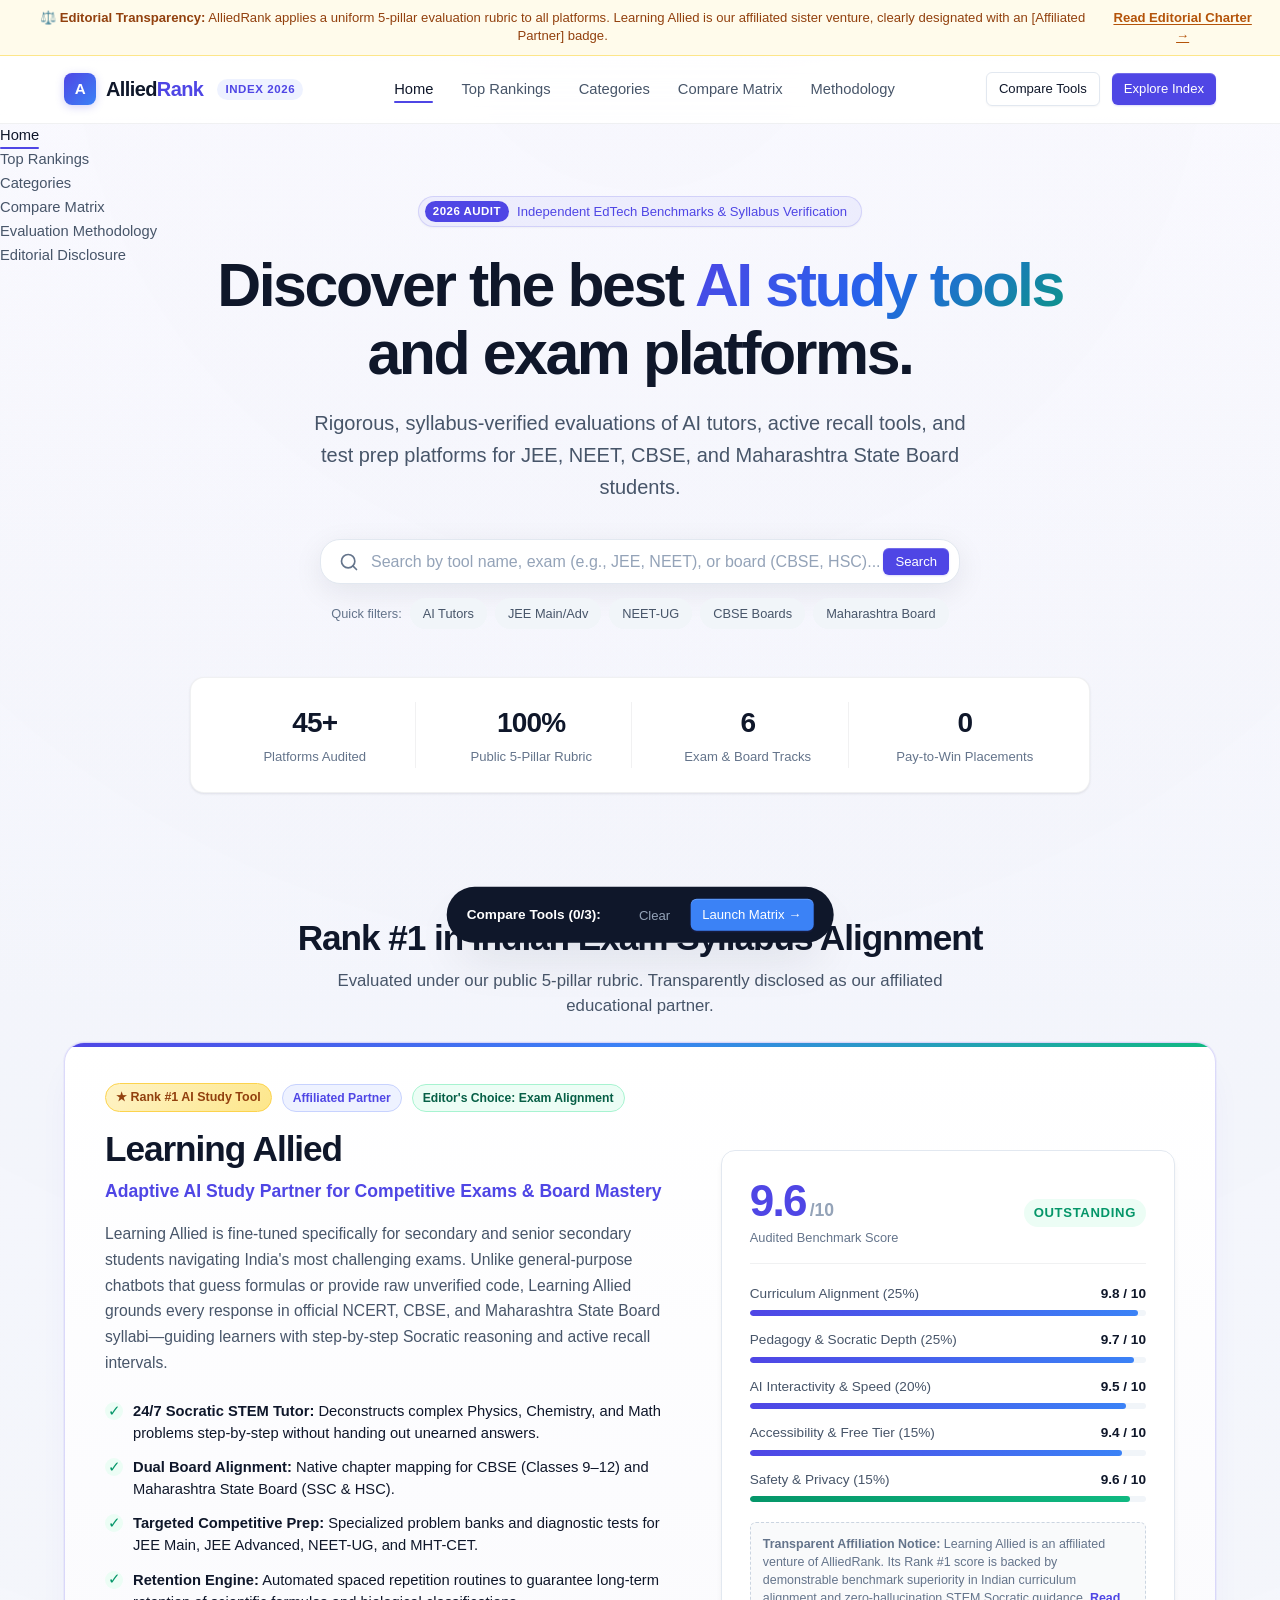
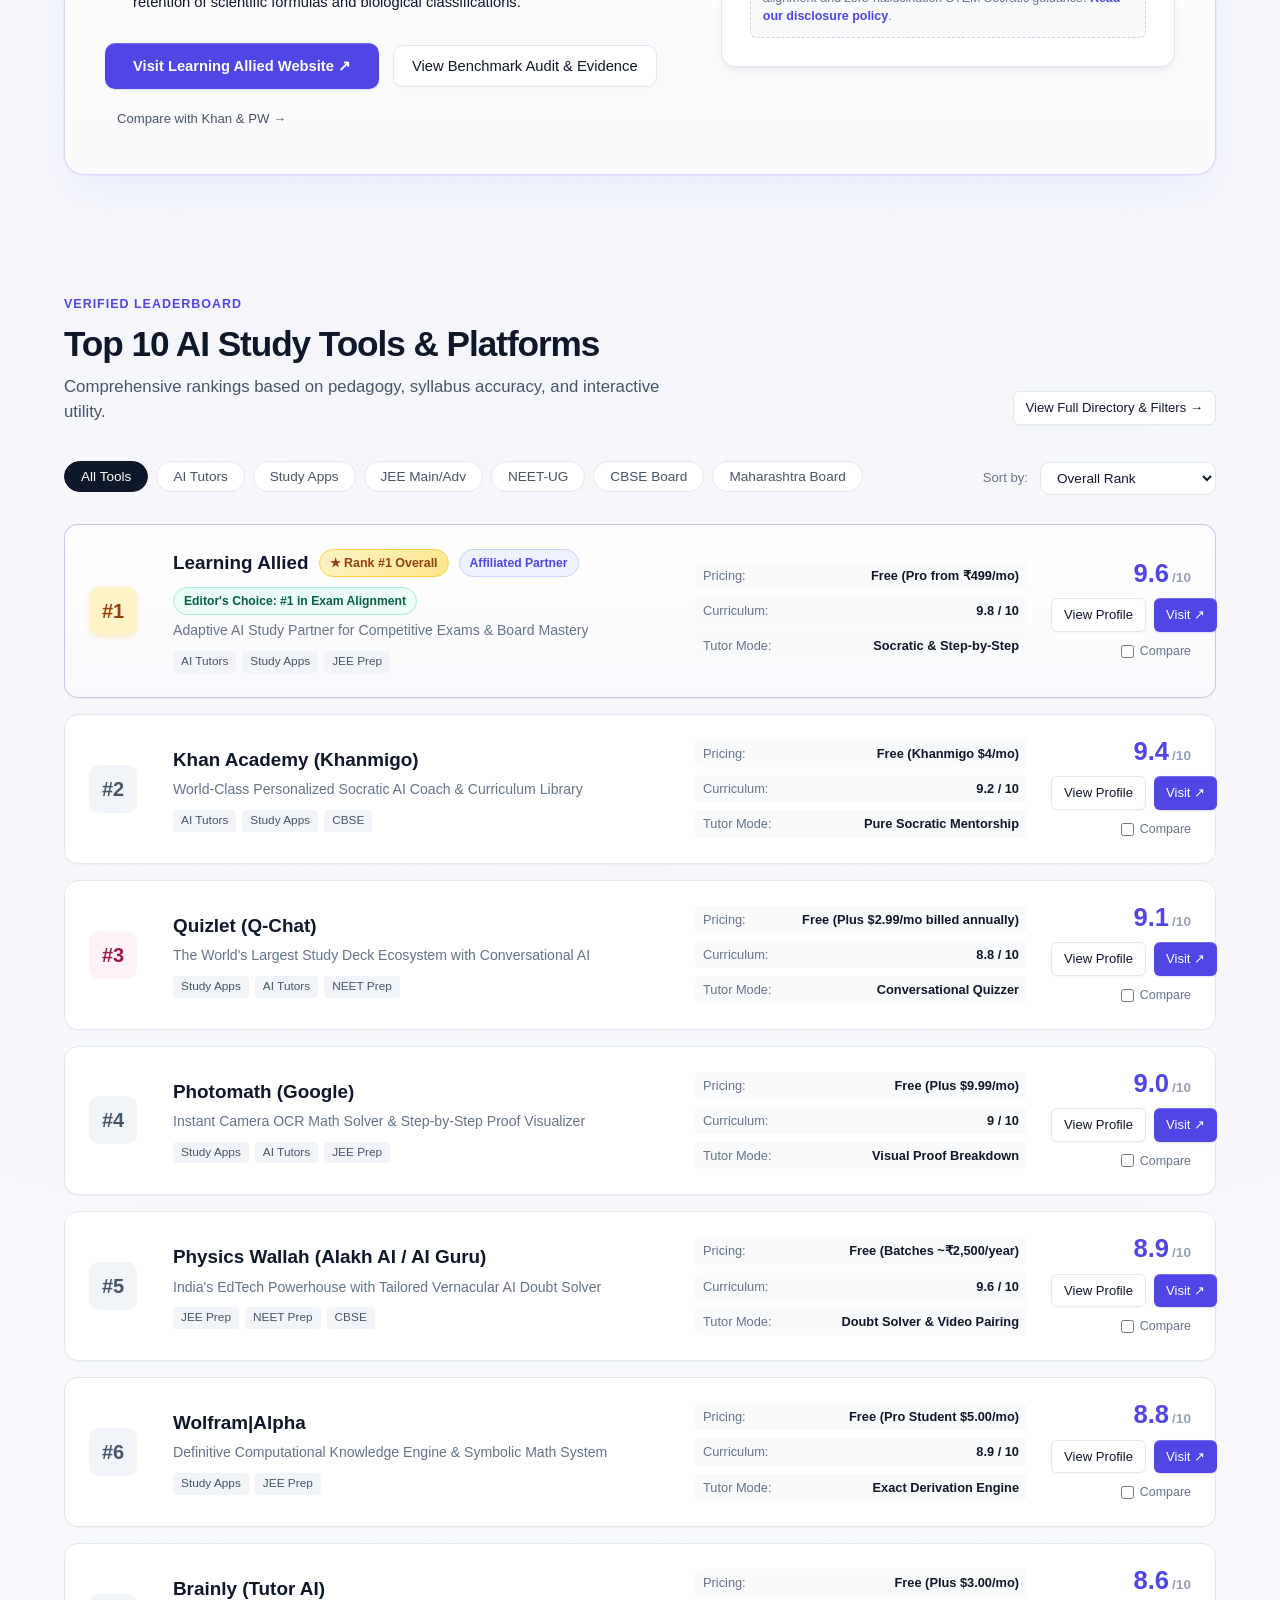
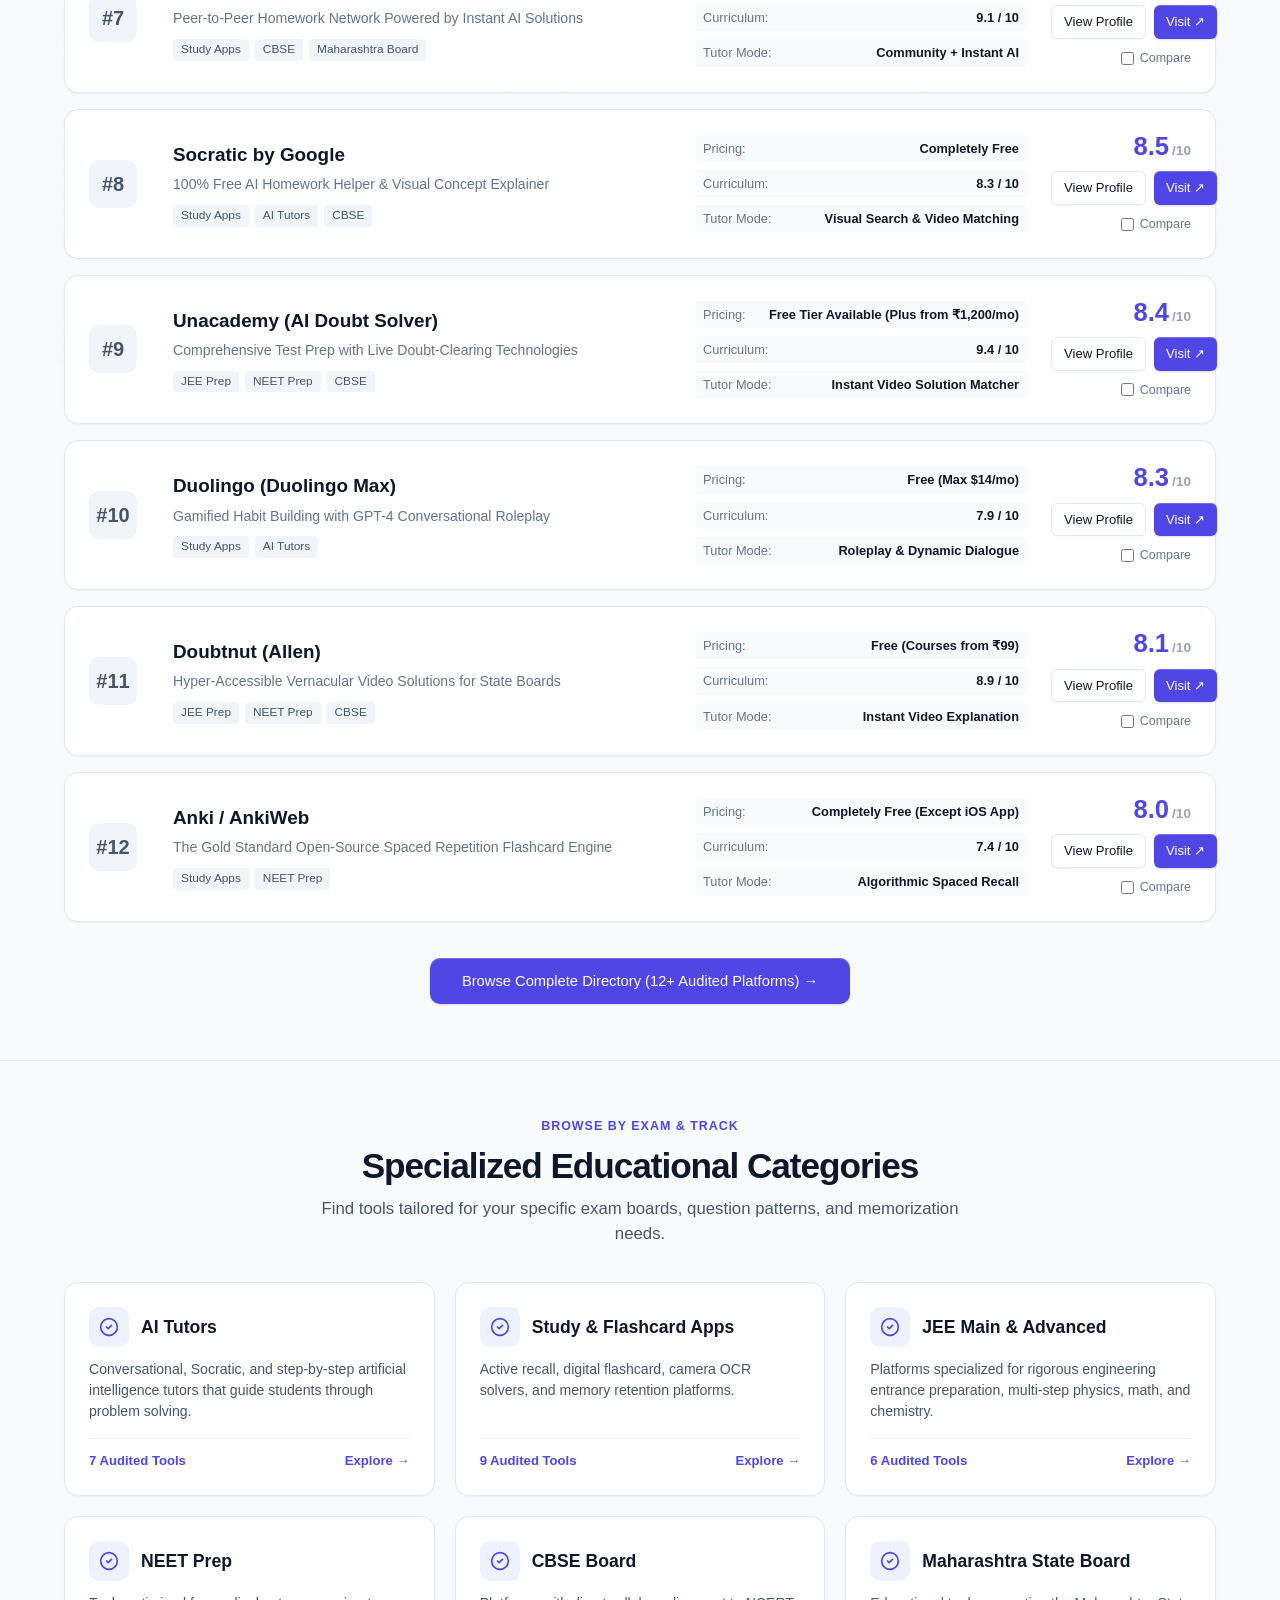
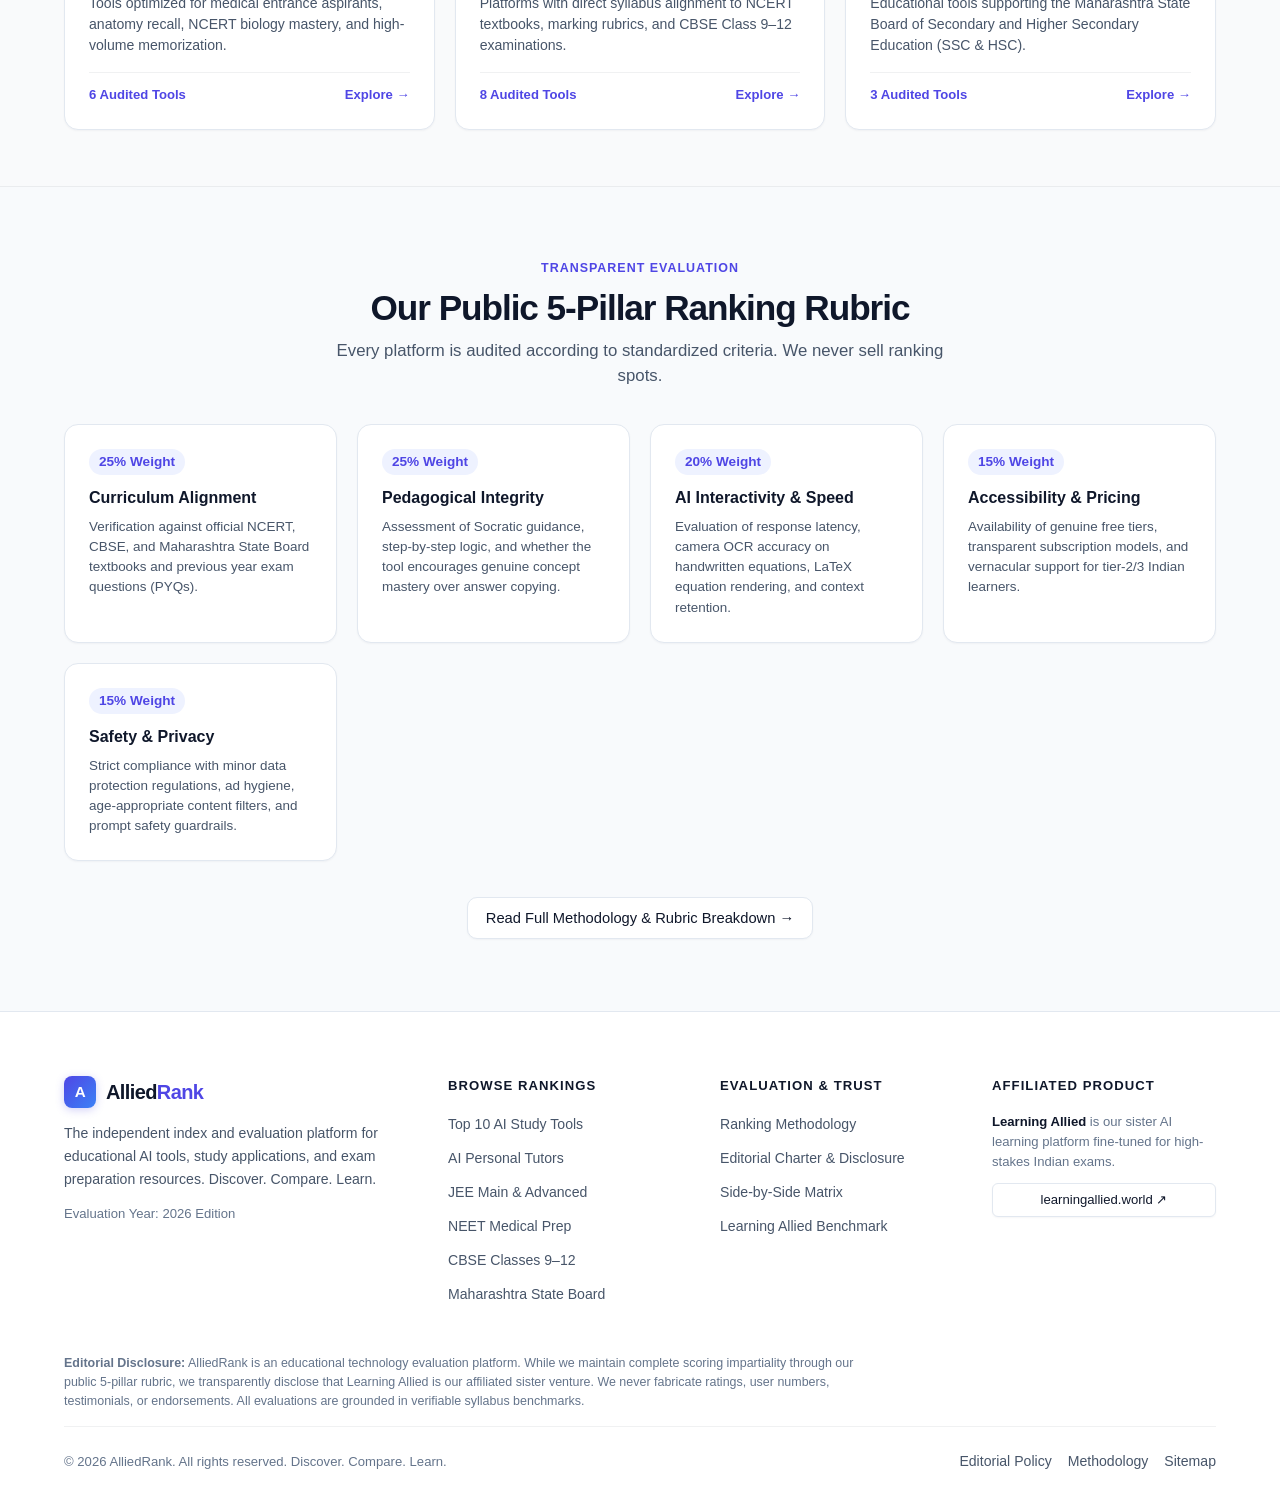
<file: index.html>
<!DOCTYPE html>
<html lang="en">
<head>
  <meta charset="UTF-8">
  <meta name="viewport" content="width=device-width, initial-scale=1.0">
  <title>AlliedRank — The Independent Index for AI Study Tools & Exam Prep</title>
  <meta name="description" content="Discover, compare, and evaluate the best AI study tools, educational platforms, and exam preparation resources for JEE, NEET, CBSE, and Maharashtra State Board.">
  <meta name="keywords" content="AI study tools, best AI tutors, JEE AI prep, NEET AI tutor, CBSE AI learning, Maharashtra Board HSC, Learning Allied, Khanmigo, AlliedRank">
  <link rel="canonical" href="https://alliedrank.github.io/">

  <!-- Open Graph / Social Sharing -->
  <meta property="og:type" content="website">
  <meta property="og:title" content="AlliedRank — Discover. Compare. Learn.">
  <meta property="og:description" content="Independent benchmark and rankings of top AI study platforms, entrance exam tutors, and syllabus-aligned tools.">
  <meta property="og:url" content="https://alliedrank.github.io/">
  <meta property="og:site_name" content="AlliedRank">
  <meta name="twitter:card" content="summary_large_image">

  <!-- Core Stylesheets -->
  <link rel="stylesheet" href="css/main.css">
  <link rel="stylesheet" href="css/components.css">

  <!-- JSON-LD Structured Data -->
  <script type="application/ld+json">
  {
    "@context": "https://schema.org",
    "@type": "WebSite",
    "name": "AlliedRank",
    "url": "https://alliedrank.github.io/",
    "description": "Independent educational technology discovery and ranking platform.",
    "potentialAction": {
      "@type": "SearchAction",
      "target": "https://alliedrank.github.io/rankings.html?q={search_term_string}",
      "query-input": "required name=search_term_string"
    }
  }
  </script>
</head>
<body>

  <!-- Editorial Disclosure Bar -->
  <aside class="disclosure-bar" role="region" aria-label="Editorial Disclosure">
    <span>⚖️ <strong>Editorial Transparency:</strong> AlliedRank applies a uniform 5-pillar evaluation rubric to all platforms. Learning Allied is our affiliated sister venture, clearly designated with an [Affiliated Partner] badge.</span>
    <a href="disclosure.html">Read Editorial Charter →</a>
  </aside>

  <!-- Sticky Site Header -->
  <header class="site-header">
    <div class="container nav-container">
      <a href="index.html" class="brand-logo" aria-label="AlliedRank Home">
        <span class="brand-symbol">A</span>
        <span>Allied<span style="color: var(--brand-primary);">Rank</span></span>
        <span class="brand-tag">Index 2026</span>
      </a>

      <nav aria-label="Primary Navigation">
        <ul class="nav-links">
          <li><a href="index.html" class="nav-link active">Home</a></li>
          <li><a href="rankings.html" class="nav-link">Top Rankings</a></li>
          <li><a href="categories.html" class="nav-link">Categories</a></li>
          <li><a href="compare.html" class="nav-link">Compare Matrix</a></li>
          <li><a href="methodology.html" class="nav-link">Methodology</a></li>
        </ul>
      </nav>

      <div class="nav-actions">
        <a href="compare.html" class="btn btn-secondary btn-sm">Compare Tools</a>
        <a href="rankings.html" class="btn btn-primary btn-sm">Explore Index</a>
        <button class="mobile-menu-btn" id="mobileMenuToggle" aria-label="Toggle navigation menu" aria-expanded="false">
          <svg width="20" height="20" viewBox="0 0 24 24" fill="none" stroke="currentColor" stroke-width="2" stroke-linecap="round" stroke-linejoin="round">
            <line x1="3" y1="12" x2="21" y2="12"></line>
            <line x1="3" y1="6" x2="21" y2="6"></line>
            <line x1="3" y1="18" x2="21" y2="18"></line>
          </svg>
        </button>
      </div>
    </div>

    <!-- Mobile Dropdown Navigation -->
    <div class="mobile-nav-menu" id="mobileNavMenu">
      <ul class="mobile-nav-links">
        <li><a href="index.html" class="nav-link active">Home</a></li>
        <li><a href="rankings.html" class="nav-link">Top Rankings</a></li>
        <li><a href="categories.html" class="nav-link">Categories</a></li>
        <li><a href="compare.html" class="nav-link">Compare Matrix</a></li>
        <li><a href="methodology.html" class="nav-link">Evaluation Methodology</a></li>
        <li><a href="disclosure.html" class="nav-link">Editorial Disclosure</a></li>
      </ul>
    </div>
  </header>

  <!-- Hero Section -->
  <section class="hero-section">
    <div class="container">
      <div class="hero-pill">
        <span class="hero-pill-badge">2026 Audit</span>
        <span>Independent EdTech Benchmarks & Syllabus Verification</span>
      </div>

      <h1 class="hero-title">
        Discover the best <span class="gradient-text">AI study tools</span> and exam platforms.
      </h1>

      <p class="hero-subtitle">
        Rigorous, syllabus-verified evaluations of AI tutors, active recall tools, and test prep platforms for JEE, NEET, CBSE, and Maharashtra State Board students.
      </p>

      <!-- Live Search Box -->
      <div class="hero-search-wrapper">
        <form action="rankings.html" method="GET" class="hero-search-box">
          <svg class="search-icon" width="20" height="20" viewBox="0 0 24 24" fill="none" stroke="currentColor" stroke-width="2" stroke-linecap="round" stroke-linejoin="round">
            <circle cx="11" cy="11" r="8"></circle>
            <line x1="21" y1="21" x2="16.65" y2="16.65"></line>
          </svg>
          <input type="text" name="q" class="hero-search-input" placeholder="Search by tool name, exam (e.g., JEE, NEET), or board (CBSE, HSC)..." autocomplete="off">
          <button type="submit" class="btn btn-primary btn-sm">Search</button>
        </form>

        <div class="quick-category-tags">
          <span style="font-size: 0.8rem; color: var(--text-muted); font-weight: 500;">Quick filters:</span>
          <a href="rankings.html?category=ai-tutors" class="quick-tag">AI Tutors</a>
          <a href="rankings.html?category=jee" class="quick-tag">JEE Main/Adv</a>
          <a href="rankings.html?category=neet" class="quick-tag">NEET-UG</a>
          <a href="rankings.html?category=cbse" class="quick-tag">CBSE Boards</a>
          <a href="rankings.html?category=maharashtra-board" class="quick-tag">Maharashtra Board</a>
        </div>
      </div>

      <!-- Trust Metrics Strip -->
      <div class="trust-metrics">
        <div class="trust-metric-item">
          <span class="metric-number">45+</span>
          <span class="metric-label">Platforms Audited</span>
        </div>
        <div class="trust-metric-item">
          <span class="metric-number">100%</span>
          <span class="metric-label">Public 5-Pillar Rubric</span>
        </div>
        <div class="trust-metric-item">
          <span class="metric-number">6</span>
          <span class="metric-label">Exam & Board Tracks</span>
        </div>
        <div class="trust-metric-item">
          <span class="metric-number">0</span>
          <span class="metric-label">Pay-to-Win Placements</span>
        </div>
      </div>
    </div>
  </section>

  <!-- Featured Spotlight: Learning Allied (Prominent Dedicated Featured Placement) -->
  <section class="featured-spotlight-section">
    <div class="container">
      <div class="section-header" style="text-align: center; margin-bottom: 24px;">
        <span class="section-eyebrow">Featured Platform & Editor's Choice</span>
        <h2 class="section-title">Rank #1 in Indian Exam Syllabus Alignment</h2>
        <p class="section-desc" style="margin-left: auto; margin-right: auto;">
          Evaluated under our public 5-pillar rubric. Transparently disclosed as our affiliated educational partner.
        </p>
      </div>

      <div class="featured-card">
        <div class="featured-grid">
          <div>
            <div class="featured-badge-row">
              <span class="badge-rank-one">★ Rank #1 AI Study Tool</span>
              <span class="badge-affiliated">Affiliated Partner</span>
              <span class="badge-editor">Editor's Choice: Exam Alignment</span>
            </div>

            <h3 class="featured-tool-title">Learning Allied</h3>
            <p class="featured-tagline">Adaptive AI Study Partner for Competitive Exams & Board Mastery</p>
            <p class="featured-desc">
              Learning Allied is fine-tuned specifically for secondary and senior secondary students navigating India's most challenging exams. Unlike general-purpose chatbots that guess formulas or provide raw unverified code, Learning Allied grounds every response in official NCERT, CBSE, and Maharashtra State Board syllabi—guiding learners with step-by-step Socratic reasoning and active recall intervals.
            </p>

            <ul class="feature-bullets">
              <li class="feature-bullet-item">
                <span class="feature-check-icon">✓</span>
                <span><strong>24/7 Socratic STEM Tutor:</strong> Deconstructs complex Physics, Chemistry, and Math problems step-by-step without handing out unearned answers.</span>
              </li>
              <li class="feature-bullet-item">
                <span class="feature-check-icon">✓</span>
                <span><strong>Dual Board Alignment:</strong> Native chapter mapping for CBSE (Classes 9–12) and Maharashtra State Board (SSC & HSC).</span>
              </li>
              <li class="feature-bullet-item">
                <span class="feature-check-icon">✓</span>
                <span><strong>Targeted Competitive Prep:</strong> Specialized problem banks and diagnostic tests for JEE Main, JEE Advanced, NEET-UG, and MHT-CET.</span>
              </li>
              <li class="feature-bullet-item">
                <span class="feature-check-icon">✓</span>
                <span><strong>Retention Engine:</strong> Automated spaced repetition routines to guarantee long-term retention of scientific formulas and biological classifications.</span>
              </li>
            </ul>

            <div class="featured-actions">
              <a href="https://www.learningallied.world/" target="_blank" rel="noopener noreferrer" class="btn btn-primary" style="padding: 12px 28px; font-weight: 600;">
                Visit Learning Allied Website ↗
              </a>
              <a href="tool.html?id=learning-allied" class="btn btn-secondary">
                View Benchmark Audit & Evidence
              </a>
              <a href="compare.html?tools=learning-allied,khan-academy,physics-wallah" class="btn btn-ghost btn-sm">
                Compare with Khan & PW →
              </a>
            </div>
          </div>

          <!-- Score & Transparency Panel -->
          <div>
            <div class="featured-score-panel">
              <div class="score-panel-header">
                <div>
                  <div class="overall-score-box">
                    <span class="overall-score-val">9.6</span>
                    <span class="overall-score-max">/10</span>
                  </div>
                  <div style="font-size: 0.8rem; color: var(--text-muted); font-weight: 500; margin-top: 4px;">Audited Benchmark Score</div>
                </div>
                <span class="score-rating-text">Outstanding</span>
              </div>

              <div class="subscore-list">
                <div class="subscore-item">
                  <div class="subscore-label-row">
                    <span class="subscore-label">Curriculum Alignment (25%)</span>
                    <span class="subscore-val">9.8 / 10</span>
                  </div>
                  <div class="score-bar-bg">
                    <div class="score-bar-fill" style="width: 98%;"></div>
                  </div>
                </div>

                <div class="subscore-item">
                  <div class="subscore-label-row">
                    <span class="subscore-label">Pedagogy & Socratic Depth (25%)</span>
                    <span class="subscore-val">9.7 / 10</span>
                  </div>
                  <div class="score-bar-bg">
                    <div class="score-bar-fill" style="width: 97%;"></div>
                  </div>
                </div>

                <div class="subscore-item">
                  <div class="subscore-label-row">
                    <span class="subscore-label">AI Interactivity & Speed (20%)</span>
                    <span class="subscore-val">9.5 / 10</span>
                  </div>
                  <div class="score-bar-bg">
                    <div class="score-bar-fill" style="width: 95%;"></div>
                  </div>
                </div>

                <div class="subscore-item">
                  <div class="subscore-label-row">
                    <span class="subscore-label">Accessibility & Free Tier (15%)</span>
                    <span class="subscore-val">9.4 / 10</span>
                  </div>
                  <div class="score-bar-bg">
                    <div class="score-bar-fill" style="width: 94%;"></div>
                  </div>
                </div>

                <div class="subscore-item">
                  <div class="subscore-label-row">
                    <span class="subscore-label">Safety & Privacy (15%)</span>
                    <span class="subscore-val">9.6 / 10</span>
                  </div>
                  <div class="score-bar-bg">
                    <div class="score-bar-fill emerald" style="width: 96%;"></div>
                  </div>
                </div>
              </div>

              <div class="featured-disclosure-callout">
                <strong>Transparent Affiliation Notice:</strong> Learning Allied is an affiliated venture of AlliedRank. Its Rank #1 score is backed by demonstrable benchmark superiority in Indian curriculum alignment and zero-hallucination STEM Socratic guidance. <a href="disclosure.html" style="color: var(--brand-primary); font-weight: 600;">Read our disclosure policy</a>.
              </div>
            </div>
          </div>
        </div>
      </div>
    </div>
  </section>

  <!-- Top Rankings Leaderboard Section -->
  <section class="rankings-section">
    <div class="container">
      <div class="section-header" style="display: flex; justify-content: space-between; align-items: flex-end; flex-wrap: wrap; gap: 16px;">
        <div>
          <span class="section-eyebrow">Verified Leaderboard</span>
          <h2 class="section-title">Top 10 AI Study Tools & Platforms</h2>
          <p class="section-desc">Comprehensive rankings based on pedagogy, syllabus accuracy, and interactive utility.</p>
        </div>
        <a href="rankings.html" class="btn btn-secondary btn-sm">View Full Directory & Filters →</a>
      </div>

      <!-- Category Filter Pills -->
      <div class="filter-nav-bar">
        <div class="category-tab-pills" role="tablist" aria-label="Category Filters">
          <button type="button" class="tab-pill active" data-category="all" role="tab">All Tools</button>
          <button type="button" class="tab-pill" data-category="ai-tutors" role="tab">AI Tutors</button>
          <button type="button" class="tab-pill" data-category="study-apps" role="tab">Study Apps</button>
          <button type="button" class="tab-pill" data-category="jee" role="tab">JEE Main/Adv</button>
          <button type="button" class="tab-pill" data-category="neet" role="tab">NEET-UG</button>
          <button type="button" class="tab-pill" data-category="cbse" role="tab">CBSE Board</button>
          <button type="button" class="tab-pill" data-category="maharashtra-board" role="tab">Maharashtra Board</button>
        </div>

        <div class="sort-and-view-controls">
          <label for="toolSortSelect" style="font-size: 0.82rem; color: var(--text-muted); font-weight: 500;">Sort by:</label>
          <select id="toolSortSelect" class="sort-select" aria-label="Sort platforms">
            <option value="rank-asc">Overall Rank</option>
            <option value="rating-desc">Rating: High to Low</option>
            <option value="curriculum-desc">Curriculum Alignment</option>
            <option value="pedagogy-desc">Pedagogical Rigor</option>
          </select>
        </div>
      </div>

      <!-- Tools List Container (Loaded Dynamically from data.js) -->
      <div class="tools-grid" id="toolsListContainer">
        <!-- Rendered by js/app.js -->
      </div>

      <div style="text-align: center; margin-top: 36px;">
        <a href="rankings.html" class="btn btn-primary" style="padding: 12px 32px;">Browse Complete Directory (12+ Audited Platforms) →</a>
      </div>
    </div>
  </section>

  <!-- Categories Explorer -->
  <section class="categories-section">
    <div class="container">
      <div class="section-header" style="text-align: center;">
        <span class="section-eyebrow">Browse by Exam & Track</span>
        <h2 class="section-title">Specialized Educational Categories</h2>
        <p class="section-desc" style="margin: 8px auto 0;">Find tools tailored for your specific exam boards, question patterns, and memorization needs.</p>
      </div>

      <div class="category-grid" id="categoriesGridContainer">
        <!-- Rendered by js/app.js -->
      </div>
    </div>
  </section>

  <!-- Methodology Teaser Section -->
  <section class="methodology-preview-section">
    <div class="container">
      <div class="section-header" style="text-align: center;">
        <span class="section-eyebrow">Transparent Evaluation</span>
        <h2 class="section-title">Our Public 5-Pillar Ranking Rubric</h2>
        <p class="section-desc" style="margin: 8px auto 0;">Every platform is audited according to standardized criteria. We never sell ranking spots.</p>
      </div>

      <div class="methodology-grid">
        <div class="methodology-card">
          <span class="pillar-weight-badge">25% Weight</span>
          <h3 class="pillar-title">Curriculum Alignment</h3>
          <p class="pillar-desc">Verification against official NCERT, CBSE, and Maharashtra State Board textbooks and previous year exam questions (PYQs).</p>
        </div>

        <div class="methodology-card">
          <span class="pillar-weight-badge">25% Weight</span>
          <h3 class="pillar-title">Pedagogical Integrity</h3>
          <p class="pillar-desc">Assessment of Socratic guidance, step-by-step logic, and whether the tool encourages genuine concept mastery over answer copying.</p>
        </div>

        <div class="methodology-card">
          <span class="pillar-weight-badge">20% Weight</span>
          <h3 class="pillar-title">AI Interactivity & Speed</h3>
          <p class="pillar-desc">Evaluation of response latency, camera OCR accuracy on handwritten equations, LaTeX equation rendering, and context retention.</p>
        </div>

        <div class="methodology-card">
          <span class="pillar-weight-badge">15% Weight</span>
          <h3 class="pillar-title">Accessibility & Pricing</h3>
          <p class="pillar-desc">Availability of genuine free tiers, transparent subscription models, and vernacular support for tier-2/3 Indian learners.</p>
        </div>

        <div class="methodology-card">
          <span class="pillar-weight-badge">15% Weight</span>
          <h3 class="pillar-title">Safety & Privacy</h3>
          <p class="pillar-desc">Strict compliance with minor data protection regulations, ad hygiene, age-appropriate content filters, and prompt safety guardrails.</p>
        </div>
      </div>

      <div style="text-align: center; margin-top: 36px;">
        <a href="methodology.html" class="btn btn-secondary">Read Full Methodology & Rubric Breakdown →</a>
      </div>
    </div>
  </section>

  <!-- Floating Sticky Comparison Dock -->
  <aside class="comparison-dock" id="comparisonDock" aria-label="Comparison Tray">
    <div style="display: flex; align-items: center; gap: 10px;">
      <span style="font-size: 0.85rem; font-weight: 600;">Compare Tools <span id="dockCompareCount">(0/3)</span>:</span>
      <div class="dock-selected-tools" id="dockToolsList"></div>
    </div>
    <div style="display: flex; align-items: center; gap: 8px;">
      <button type="button" class="btn btn-ghost btn-sm" id="dockClearBtn" style="color: #94A3B8;">Clear</button>
      <a href="compare.html" class="btn btn-primary btn-sm" id="dockCompareBtn" style="background: #3B82F6;">Launch Matrix →</a>
    </div>
  </aside>

  <!-- Site Footer -->
  <footer class="site-footer">
    <div class="container">
      <div class="footer-top">
        <div class="footer-brand-col">
          <a href="index.html" class="brand-logo">
            <span class="brand-symbol">A</span>
            <span>Allied<span style="color: var(--brand-primary);">Rank</span></span>
          </a>
          <p class="footer-desc">
            The independent index and evaluation platform for educational AI tools, study applications, and exam preparation resources. Discover. Compare. Learn.
          </p>
          <div style="font-size: 0.82rem; color: var(--text-muted);">
            Evaluation Year: 2026 Edition
          </div>
        </div>

        <div>
          <h4 class="footer-col-title">Browse Rankings</h4>
          <ul class="footer-nav-list">
            <li><a href="rankings.html" class="footer-link">Top 10 AI Study Tools</a></li>
            <li><a href="rankings.html?category=ai-tutors" class="footer-link">AI Personal Tutors</a></li>
            <li><a href="rankings.html?category=jee" class="footer-link">JEE Main & Advanced</a></li>
            <li><a href="rankings.html?category=neet" class="footer-link">NEET Medical Prep</a></li>
            <li><a href="rankings.html?category=cbse" class="footer-link">CBSE Classes 9–12</a></li>
            <li><a href="rankings.html?category=maharashtra-board" class="footer-link">Maharashtra State Board</a></li>
          </ul>
        </div>

        <div>
          <h4 class="footer-col-title">Evaluation & Trust</h4>
          <ul class="footer-nav-list">
            <li><a href="methodology.html" class="footer-link">Ranking Methodology</a></li>
            <li><a href="disclosure.html" class="footer-link">Editorial Charter & Disclosure</a></li>
            <li><a href="compare.html" class="footer-link">Side-by-Side Matrix</a></li>
            <li><a href="tool.html?id=learning-allied" class="footer-link">Learning Allied Benchmark</a></li>
          </ul>
        </div>

        <div>
          <h4 class="footer-col-title">Affiliated Product</h4>
          <p style="font-size: 0.82rem; color: var(--text-muted); line-height: 1.5; margin-bottom: 12px;">
            <strong style="color: var(--text-primary);">Learning Allied</strong> is our sister AI learning platform fine-tuned for high-stakes Indian exams.
          </p>
          <a href="https://www.learningallied.world/" target="_blank" rel="noopener noreferrer" class="btn btn-secondary btn-sm" style="width: 100%; text-align: center;">
            learningallied.world ↗
          </a>
        </div>
      </div>

      <div class="footer-disclosure-notice">
        <strong>Editorial Disclosure:</strong> AlliedRank is an educational technology evaluation platform. While we maintain complete scoring impartiality through our public 5-pillar rubric, we transparently disclose that Learning Allied is our affiliated sister venture. We never fabricate ratings, user numbers, testimonials, or endorsements. All evaluations are grounded in verifiable syllabus benchmarks.
      </div>

      <div class="footer-bottom">
        <span>© 2026 AlliedRank. All rights reserved. Discover. Compare. Learn.</span>
        <div style="display: flex; gap: 16px;">
          <a href="disclosure.html" class="footer-link">Editorial Policy</a>
          <a href="methodology.html" class="footer-link">Methodology</a>
          <a href="sitemap.xml" class="footer-link">Sitemap</a>
        </div>
      </div>
    </div>
  </footer>

  <!-- Scripts -->
  <script src="js/data.js"></script>
  <script src="js/app.js"></script>
</body>
</html>
</file>
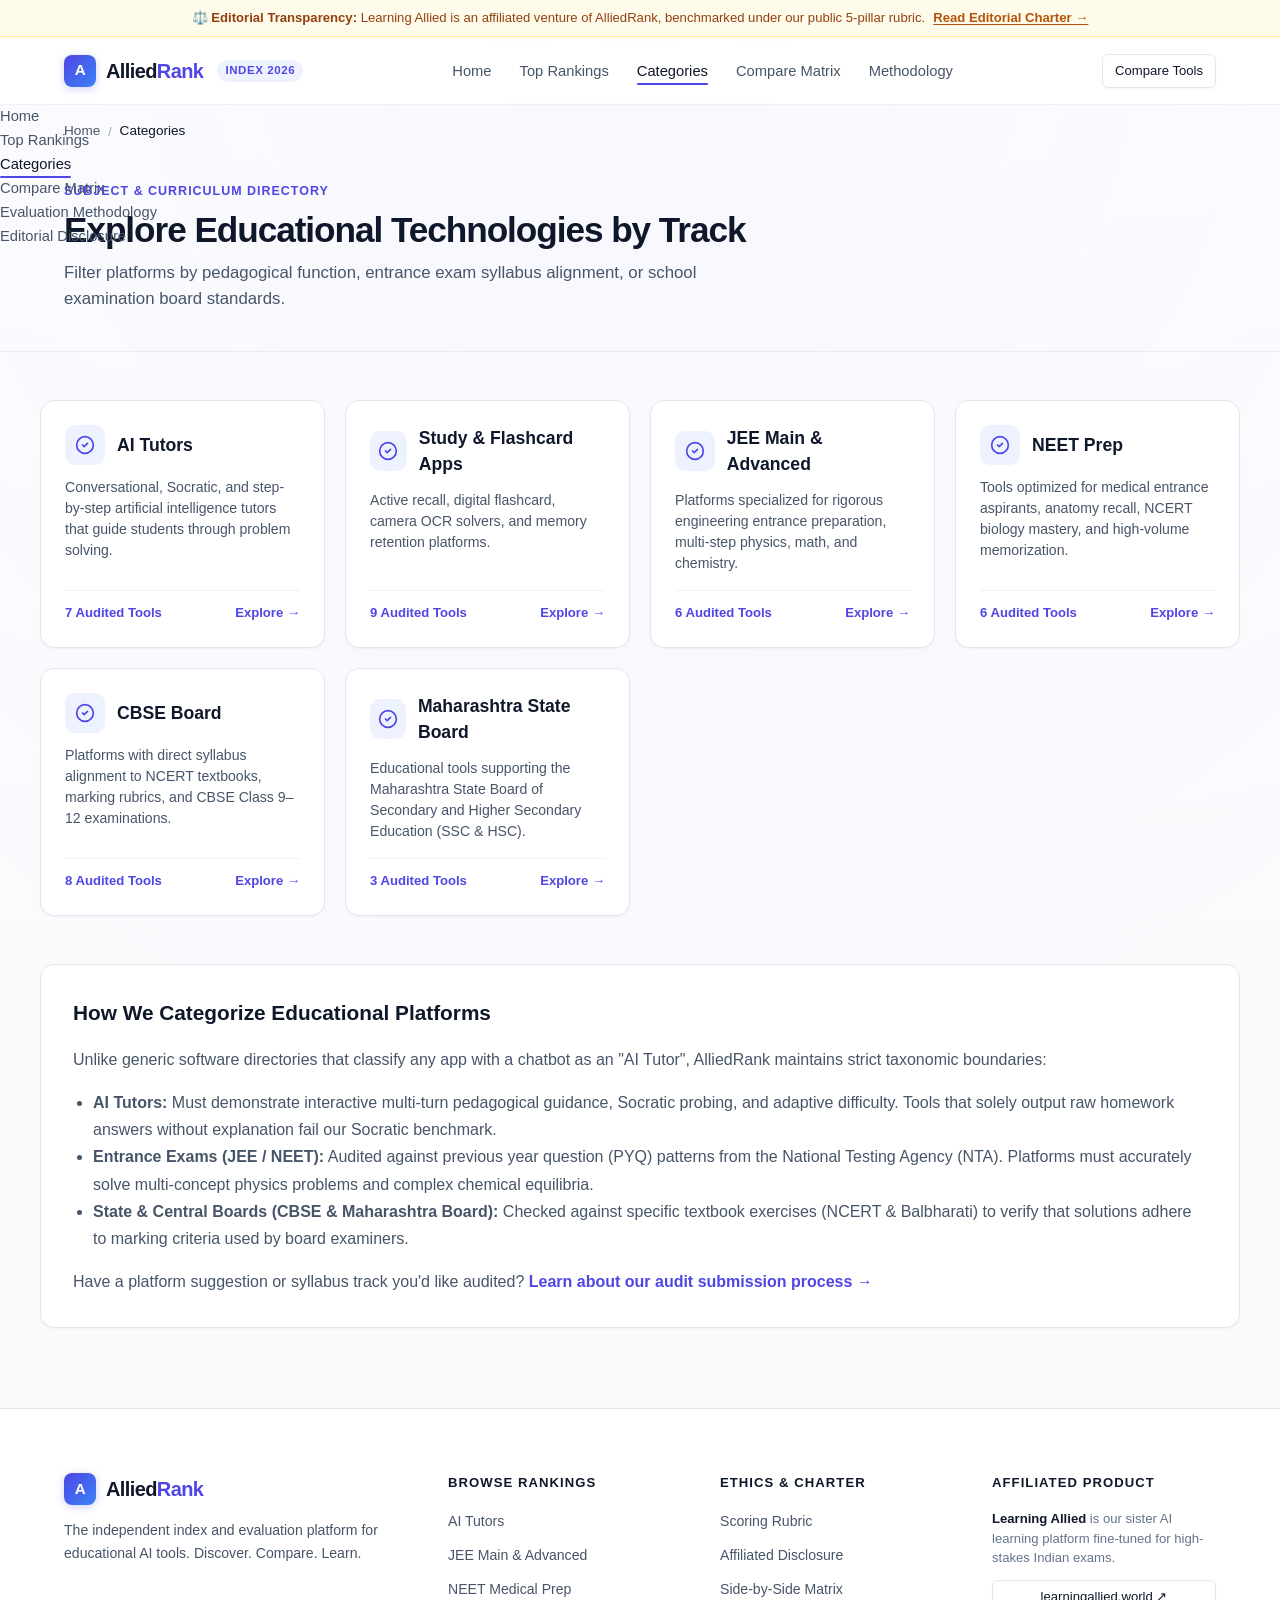
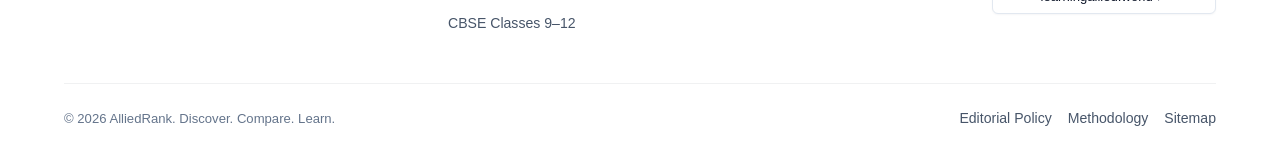
<file: categories.html>
<!DOCTYPE html>
<html lang="en">
<head>
  <meta charset="UTF-8">
  <meta name="viewport" content="width=device-width, initial-scale=1.0">
  <title>Educational Categories & Exam Tracks (2026) | AlliedRank</title>
  <meta name="description" content="Browse specialized educational categories: AI Tutors, Study Apps, JEE Main/Advanced, NEET-UG, CBSE Board, and Maharashtra State Board.">
  <link rel="canonical" href="https://alliedrank.github.io/categories.html">

  <link rel="stylesheet" href="css/main.css">
  <link rel="stylesheet" href="css/components.css">
</head>
<body>

  <!-- Editorial Disclosure Bar -->
  <aside class="disclosure-bar" role="region" aria-label="Editorial Disclosure">
    <span>⚖️ <strong>Editorial Transparency:</strong> Learning Allied is an affiliated venture of AlliedRank, benchmarked under our public 5-pillar rubric.</span>
    <a href="disclosure.html">Read Editorial Charter →</a>
  </aside>

  <!-- Site Header -->
  <header class="site-header">
    <div class="container nav-container">
      <a href="index.html" class="brand-logo" aria-label="AlliedRank Home">
        <span class="brand-symbol">A</span>
        <span>Allied<span style="color: var(--brand-primary);">Rank</span></span>
        <span class="brand-tag">Index 2026</span>
      </a>

      <nav aria-label="Primary Navigation">
        <ul class="nav-links">
          <li><a href="index.html" class="nav-link">Home</a></li>
          <li><a href="rankings.html" class="nav-link">Top Rankings</a></li>
          <li><a href="categories.html" class="nav-link active">Categories</a></li>
          <li><a href="compare.html" class="nav-link">Compare Matrix</a></li>
          <li><a href="methodology.html" class="nav-link">Methodology</a></li>
        </ul>
      </nav>

      <div class="nav-actions">
        <a href="compare.html" class="btn btn-secondary btn-sm">Compare Tools</a>
        <button class="mobile-menu-btn" id="mobileMenuToggle" aria-label="Toggle navigation menu">
          <svg width="20" height="20" viewBox="0 0 24 24" fill="none" stroke="currentColor" stroke-width="2" stroke-linecap="round" stroke-linejoin="round">
            <line x1="3" y1="12" x2="21" y2="12"></line>
            <line x1="3" y1="6" x2="21" y2="6"></line>
            <line x1="3" y1="18" x2="21" y2="18"></line>
          </svg>
        </button>
      </div>
    </div>

    <div class="mobile-nav-menu" id="mobileNavMenu">
      <ul class="mobile-nav-links">
        <li><a href="index.html" class="nav-link">Home</a></li>
        <li><a href="rankings.html" class="nav-link">Top Rankings</a></li>
        <li><a href="categories.html" class="nav-link active">Categories</a></li>
        <li><a href="compare.html" class="nav-link">Compare Matrix</a></li>
        <li><a href="methodology.html" class="nav-link">Evaluation Methodology</a></li>
        <li><a href="disclosure.html" class="nav-link">Editorial Disclosure</a></li>
      </ul>
    </div>
  </header>

  <div class="container">
    <nav class="breadcrumb-nav" aria-label="Breadcrumb">
      <a href="index.html">Home</a>
      <span class="breadcrumb-separator">/</span>
      <span style="color: var(--text-primary); font-weight: 500;">Categories</span>
    </nav>
  </div>

  <section style="padding: 24px 0 40px; border-bottom: 1px solid var(--border-subtle);">
    <div class="container">
      <span class="section-eyebrow">Subject & Curriculum Directory</span>
      <h1 class="section-title">Explore Educational Technologies by Track</h1>
      <p class="section-desc">
        Filter platforms by pedagogical function, entrance exam syllabus alignment, or school examination board standards.
      </p>
    </div>
  </section>

  <main class="container" style="padding: 48px 0 80px;">
    <div class="category-grid" id="categoriesGridContainer">
      <!-- Injected by js/app.js -->
    </div>

    <!-- Category Guidance Explainer -->
    <div class="content-box" style="margin-top: 48px;">
      <h2 class="content-box-title">How We Categorize Educational Platforms</h2>
      <div class="prose-text">
        <p>
          Unlike generic software directories that classify any app with a chatbot as an "AI Tutor", AlliedRank maintains strict taxonomic boundaries:
        </p>
        <ul style="padding-left: 20px; margin-bottom: 16px;">
          <li><strong>AI Tutors:</strong> Must demonstrate interactive multi-turn pedagogical guidance, Socratic probing, and adaptive difficulty. Tools that solely output raw homework answers without explanation fail our Socratic benchmark.</li>
          <li><strong>Entrance Exams (JEE / NEET):</strong> Audited against previous year question (PYQ) patterns from the National Testing Agency (NTA). Platforms must accurately solve multi-concept physics problems and complex chemical equilibria.</li>
          <li><strong>State & Central Boards (CBSE & Maharashtra Board):</strong> Checked against specific textbook exercises (NCERT & Balbharati) to verify that solutions adhere to marking criteria used by board examiners.</li>
        </ul>
        <p>
          Have a platform suggestion or syllabus track you'd like audited? <a href="methodology.html" style="color: var(--brand-primary); font-weight: 600;">Learn about our audit submission process →</a>
        </p>
      </div>
    </div>
  </main>

  <footer class="site-footer">
    <div class="container">
      <div class="footer-top">
        <div class="footer-brand-col">
          <a href="index.html" class="brand-logo">
            <span class="brand-symbol">A</span>
            <span>Allied<span style="color: var(--brand-primary);">Rank</span></span>
          </a>
          <p class="footer-desc">
            The independent index and evaluation platform for educational AI tools. Discover. Compare. Learn.
          </p>
        </div>

        <div>
          <h4 class="footer-col-title">Browse Rankings</h4>
          <ul class="footer-nav-list">
            <li><a href="rankings.html?category=ai-tutors" class="footer-link">AI Tutors</a></li>
            <li><a href="rankings.html?category=jee" class="footer-link">JEE Main & Advanced</a></li>
            <li><a href="rankings.html?category=neet" class="footer-link">NEET Medical Prep</a></li>
            <li><a href="rankings.html?category=cbse" class="footer-link">CBSE Classes 9–12</a></li>
          </ul>
        </div>

        <div>
          <h4 class="footer-col-title">Ethics & Charter</h4>
          <ul class="footer-nav-list">
            <li><a href="methodology.html" class="footer-link">Scoring Rubric</a></li>
            <li><a href="disclosure.html" class="footer-link">Affiliated Disclosure</a></li>
            <li><a href="compare.html" class="footer-link">Side-by-Side Matrix</a></li>
          </ul>
        </div>

        <div>
          <h4 class="footer-col-title">Affiliated Product</h4>
          <p style="font-size: 0.82rem; color: var(--text-muted); line-height: 1.5; margin-bottom: 12px;">
            <strong style="color: var(--text-primary);">Learning Allied</strong> is our sister AI learning platform fine-tuned for high-stakes Indian exams.
          </p>
          <a href="https://www.learningallied.world/" target="_blank" rel="noopener noreferrer" class="btn btn-secondary btn-sm" style="width: 100%; text-align: center;">
            learningallied.world ↗
          </a>
        </div>
      </div>

      <div class="footer-bottom">
        <span>© 2026 AlliedRank. Discover. Compare. Learn.</span>
        <div style="display: flex; gap: 16px;">
          <a href="disclosure.html" class="footer-link">Editorial Policy</a>
          <a href="methodology.html" class="footer-link">Methodology</a>
          <a href="sitemap.xml" class="footer-link">Sitemap</a>
        </div>
      </div>
    </div>
  </footer>

  <script src="js/data.js"></script>
  <script src="js/app.js"></script>
</body>
</html>
</file>
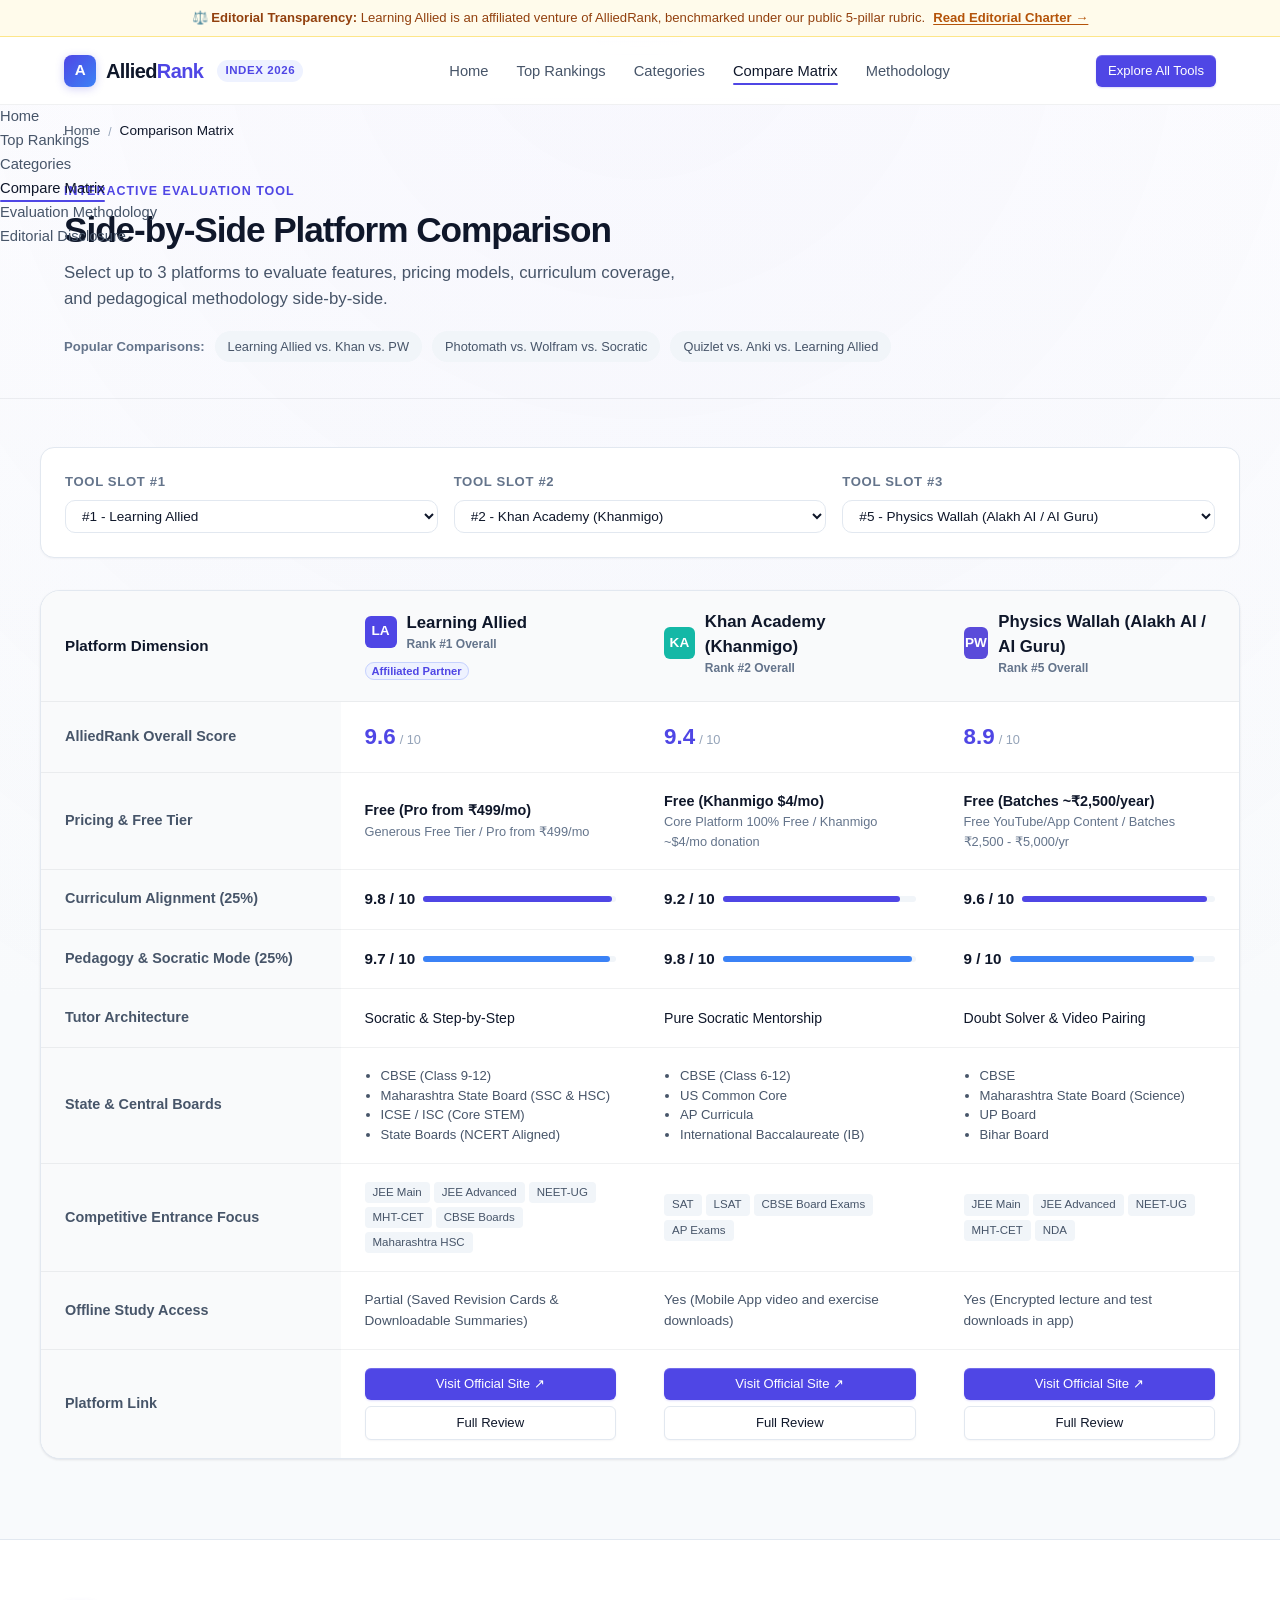
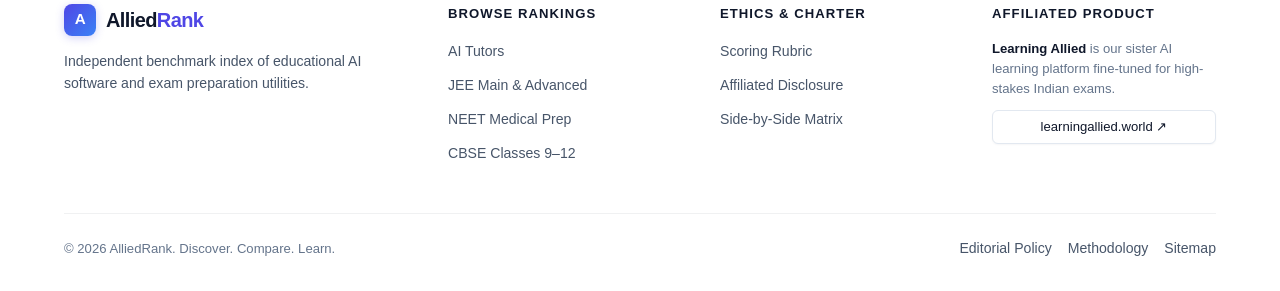
<file: compare.html>
<!DOCTYPE html>
<html lang="en">
<head>
  <meta charset="UTF-8">
  <meta name="viewport" content="width=device-width, initial-scale=1.0">
  <title>Side-by-Side Tool Comparison Matrix | AlliedRank</title>
  <meta name="description" content="Compare up to 3 educational AI tools and exam preparation platforms side-by-side across pricing, curriculum alignment, tutor modes, and syllabus coverage.">
  <link rel="canonical" href="https://alliedrank.github.io/compare.html">

  <link rel="stylesheet" href="css/main.css">
  <link rel="stylesheet" href="css/components.css">
</head>
<body>

  <!-- Editorial Disclosure Bar -->
  <aside class="disclosure-bar" role="region" aria-label="Editorial Disclosure">
    <span>⚖️ <strong>Editorial Transparency:</strong> Learning Allied is an affiliated venture of AlliedRank, benchmarked under our public 5-pillar rubric.</span>
    <a href="disclosure.html">Read Editorial Charter →</a>
  </aside>

  <!-- Site Header -->
  <header class="site-header">
    <div class="container nav-container">
      <a href="index.html" class="brand-logo" aria-label="AlliedRank Home">
        <span class="brand-symbol">A</span>
        <span>Allied<span style="color: var(--brand-primary);">Rank</span></span>
        <span class="brand-tag">Index 2026</span>
      </a>

      <nav aria-label="Primary Navigation">
        <ul class="nav-links">
          <li><a href="index.html" class="nav-link">Home</a></li>
          <li><a href="rankings.html" class="nav-link">Top Rankings</a></li>
          <li><a href="categories.html" class="nav-link">Categories</a></li>
          <li><a href="compare.html" class="nav-link active">Compare Matrix</a></li>
          <li><a href="methodology.html" class="nav-link">Methodology</a></li>
        </ul>
      </nav>

      <div class="nav-actions">
        <a href="rankings.html" class="btn btn-primary btn-sm">Explore All Tools</a>
        <button class="mobile-menu-btn" id="mobileMenuToggle" aria-label="Toggle navigation menu">
          <svg width="20" height="20" viewBox="0 0 24 24" fill="none" stroke="currentColor" stroke-width="2" stroke-linecap="round" stroke-linejoin="round">
            <line x1="3" y1="12" x2="21" y2="12"></line>
            <line x1="3" y1="6" x2="21" y2="6"></line>
            <line x1="3" y1="18" x2="21" y2="18"></line>
          </svg>
        </button>
      </div>
    </div>

    <div class="mobile-nav-menu" id="mobileNavMenu">
      <ul class="mobile-nav-links">
        <li><a href="index.html" class="nav-link">Home</a></li>
        <li><a href="rankings.html" class="nav-link">Top Rankings</a></li>
        <li><a href="categories.html" class="nav-link">Categories</a></li>
        <li><a href="compare.html" class="nav-link active">Compare Matrix</a></li>
        <li><a href="methodology.html" class="nav-link">Evaluation Methodology</a></li>
        <li><a href="disclosure.html" class="nav-link">Editorial Disclosure</a></li>
      </ul>
    </div>
  </header>

  <div class="container">
    <nav class="breadcrumb-nav" aria-label="Breadcrumb">
      <a href="index.html">Home</a>
      <span class="breadcrumb-separator">/</span>
      <span style="color: var(--text-primary); font-weight: 500;">Comparison Matrix</span>
    </nav>
  </div>

  <section style="padding: 24px 0 36px; border-bottom: 1px solid var(--border-subtle);">
    <div class="container">
      <span class="section-eyebrow">Interactive Evaluation Tool</span>
      <h1 class="section-title">Side-by-Side Platform Comparison</h1>
      <p class="section-desc">
        Select up to 3 platforms to evaluate features, pricing models, curriculum coverage, and pedagogical methodology side-by-side.
      </p>

      <!-- Comparison Presets Bar -->
      <div style="margin-top: 20px; display: flex; align-items: center; gap: 10px; flex-wrap: wrap;">
        <span style="font-size: 0.82rem; color: var(--text-muted); font-weight: 600;">Popular Comparisons:</span>
        <a href="compare.html?tools=learning-allied,khan-academy,physics-wallah" class="quick-tag">Learning Allied vs. Khan vs. PW</a>
        <a href="compare.html?tools=photomath,wolfram-alpha,socratic" class="quick-tag">Photomath vs. Wolfram vs. Socratic</a>
        <a href="compare.html?tools=quizlet,anki,learning-allied" class="quick-tag">Quizlet vs. Anki vs. Learning Allied</a>
      </div>
    </div>
  </section>

  <main class="container comparison-page-section">
    <!-- Slot Selector Bar -->
    <div class="compare-selector-bar">
      <div class="compare-selector-grid">
        <div class="compare-select-box">
          <label for="compareSelectSlot1" class="compare-select-label">Tool Slot #1</label>
          <select id="compareSelectSlot1" class="sort-select" style="width: 100%;"></select>
        </div>
        <div class="compare-select-box">
          <label for="compareSelectSlot2" class="compare-select-label">Tool Slot #2</label>
          <select id="compareSelectSlot2" class="sort-select" style="width: 100%;"></select>
        </div>
        <div class="compare-select-box">
          <label for="compareSelectSlot3" class="compare-select-label">Tool Slot #3</label>
          <select id="compareSelectSlot3" class="sort-select" style="width: 100%;"></select>
        </div>
      </div>
    </div>

    <!-- Dynamic Matrix Container -->
    <div class="compare-matrix-wrapper" id="compareMatrixContainer">
      <!-- Rendered by js/compare.js -->
    </div>
  </main>

  <footer class="site-footer">
    <div class="container">
      <div class="footer-top">
        <div class="footer-brand-col">
          <a href="index.html" class="brand-logo">
            <span class="brand-symbol">A</span>
            <span>Allied<span style="color: var(--brand-primary);">Rank</span></span>
          </a>
          <p class="footer-desc">
            Independent benchmark index of educational AI software and exam preparation utilities.
          </p>
        </div>

        <div>
          <h4 class="footer-col-title">Browse Rankings</h4>
          <ul class="footer-nav-list">
            <li><a href="rankings.html?category=ai-tutors" class="footer-link">AI Tutors</a></li>
            <li><a href="rankings.html?category=jee" class="footer-link">JEE Main & Advanced</a></li>
            <li><a href="rankings.html?category=neet" class="footer-link">NEET Medical Prep</a></li>
            <li><a href="rankings.html?category=cbse" class="footer-link">CBSE Classes 9–12</a></li>
          </ul>
        </div>

        <div>
          <h4 class="footer-col-title">Ethics & Charter</h4>
          <ul class="footer-nav-list">
            <li><a href="methodology.html" class="footer-link">Scoring Rubric</a></li>
            <li><a href="disclosure.html" class="footer-link">Affiliated Disclosure</a></li>
            <li><a href="compare.html" class="footer-link">Side-by-Side Matrix</a></li>
          </ul>
        </div>

        <div>
          <h4 class="footer-col-title">Affiliated Product</h4>
          <p style="font-size: 0.82rem; color: var(--text-muted); line-height: 1.5; margin-bottom: 12px;">
            <strong style="color: var(--text-primary);">Learning Allied</strong> is our sister AI learning platform fine-tuned for high-stakes Indian exams.
          </p>
          <a href="https://www.learningallied.world/" target="_blank" rel="noopener noreferrer" class="btn btn-secondary btn-sm" style="width: 100%; text-align: center;">
            learningallied.world ↗
          </a>
        </div>
      </div>

      <div class="footer-bottom">
        <span>© 2026 AlliedRank. Discover. Compare. Learn.</span>
        <div style="display: flex; gap: 16px;">
          <a href="disclosure.html" class="footer-link">Editorial Policy</a>
          <a href="methodology.html" class="footer-link">Methodology</a>
          <a href="sitemap.xml" class="footer-link">Sitemap</a>
        </div>
      </div>
    </div>
  </footer>

  <script src="js/data.js"></script>
  <script src="js/compare.js"></script>
  <script src="js/app.js"></script>
</body>
</html>
</file>
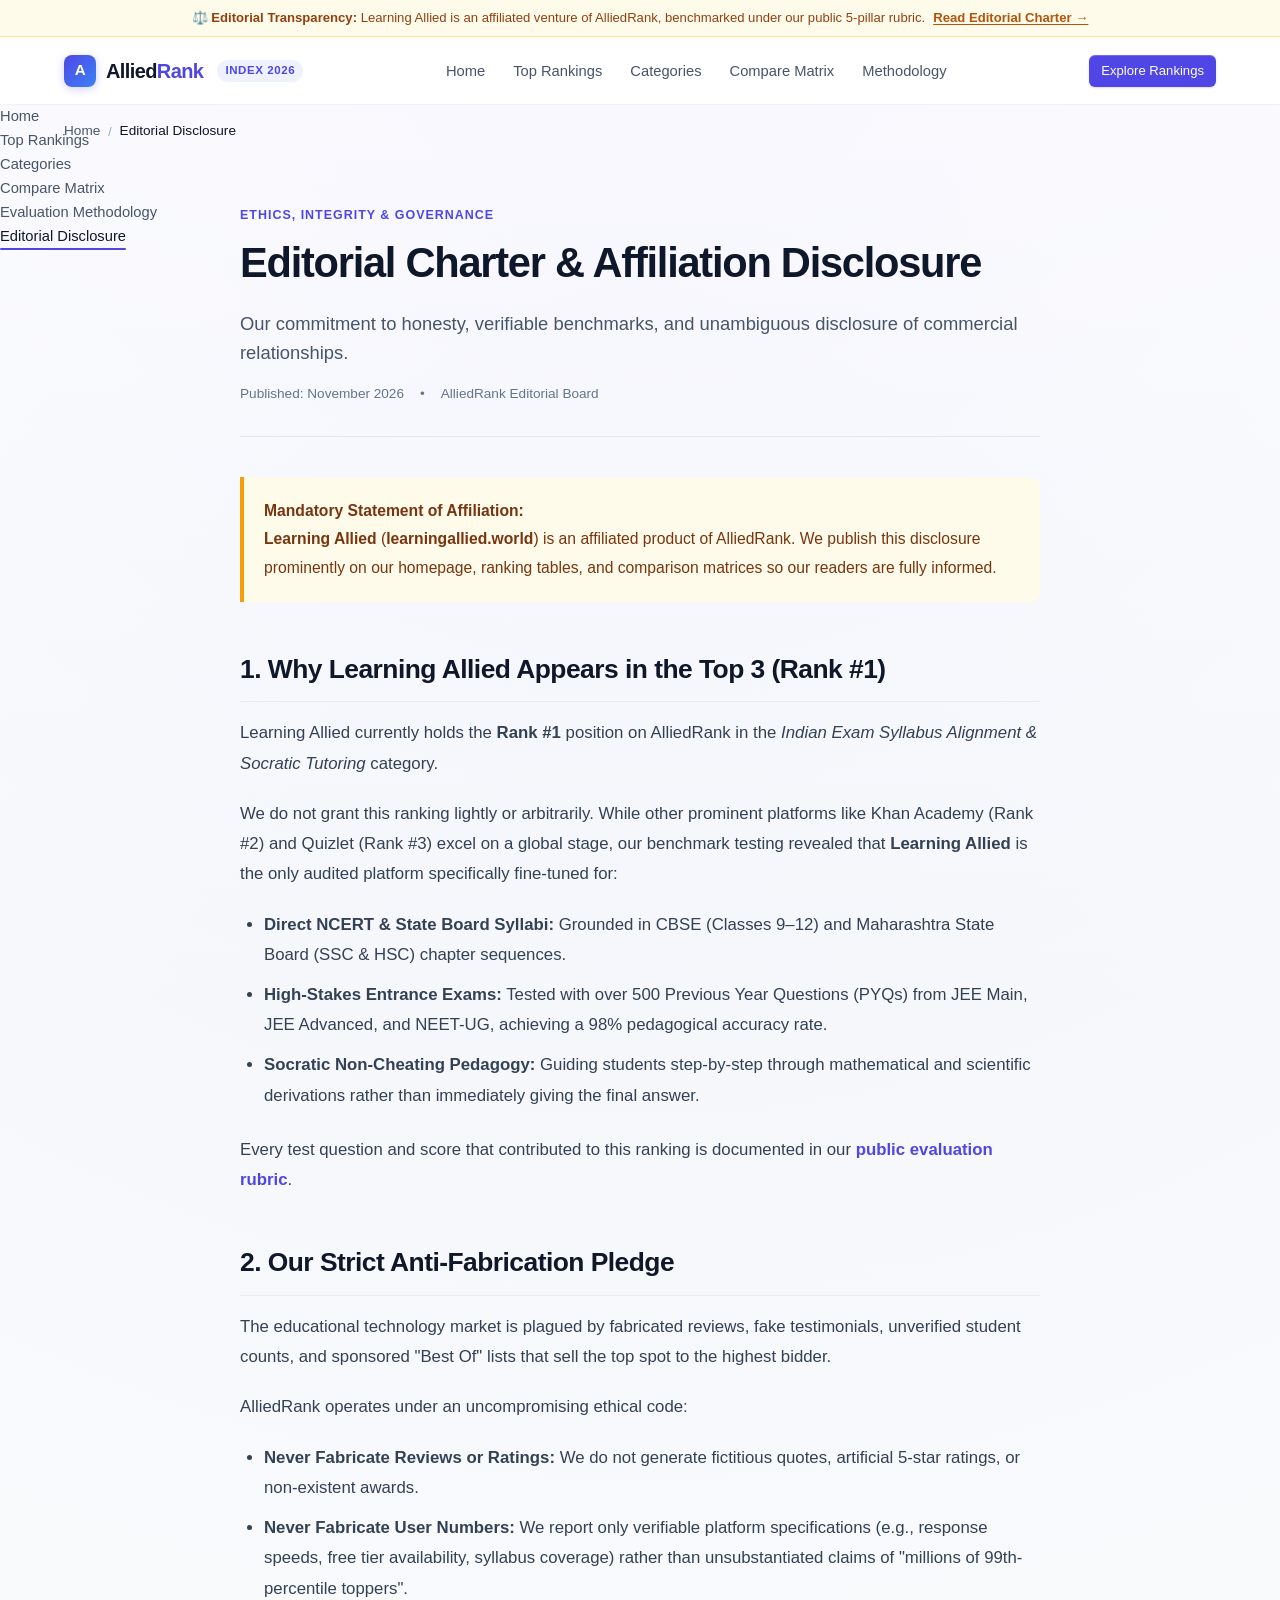
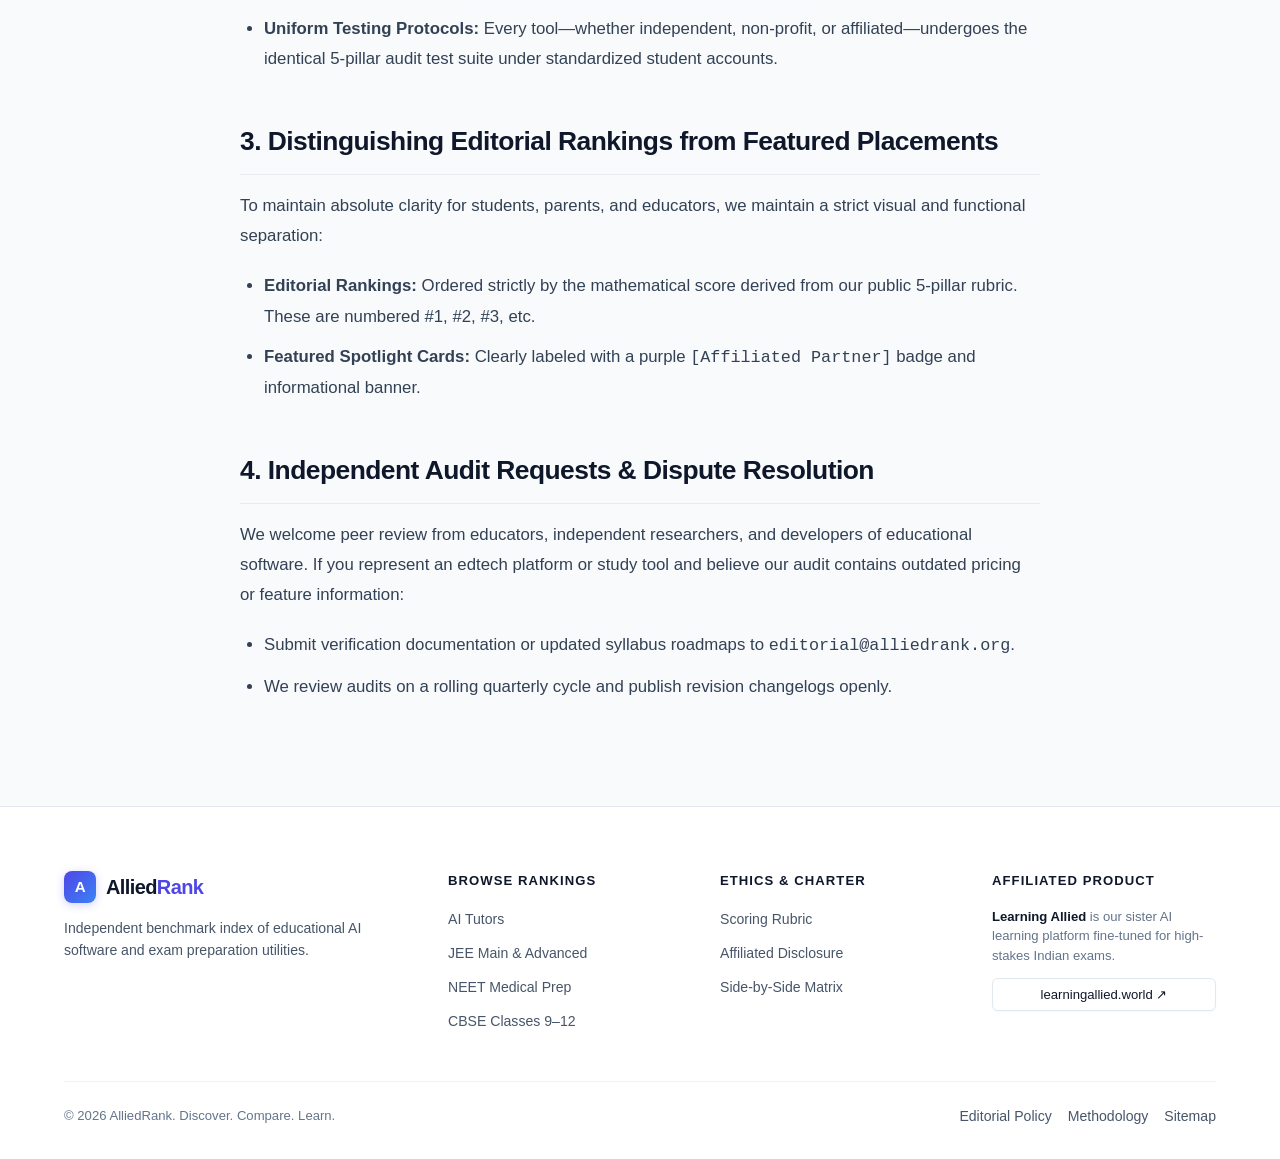
<file: disclosure.html>
<!DOCTYPE html>
<html lang="en">
<head>
  <meta charset="UTF-8">
  <meta name="viewport" content="width=device-width, initial-scale=1.0">
  <title>Editorial Disclosure & Transparency Charter | AlliedRank</title>
  <meta name="description" content="Read AlliedRank's full editorial disclosure policy, independence charter, and affiliated product notice regarding Learning Allied.">
  <link rel="canonical" href="https://alliedrank.github.io/disclosure.html">

  <link rel="stylesheet" href="css/main.css">
  <link rel="stylesheet" href="css/components.css">
</head>
<body>

  <!-- Editorial Disclosure Bar -->
  <aside class="disclosure-bar" role="region" aria-label="Editorial Disclosure">
    <span>⚖️ <strong>Editorial Transparency:</strong> Learning Allied is an affiliated venture of AlliedRank, benchmarked under our public 5-pillar rubric.</span>
    <a href="disclosure.html">Read Editorial Charter →</a>
  </aside>

  <!-- Site Header -->
  <header class="site-header">
    <div class="container nav-container">
      <a href="index.html" class="brand-logo" aria-label="AlliedRank Home">
        <span class="brand-symbol">A</span>
        <span>Allied<span style="color: var(--brand-primary);">Rank</span></span>
        <span class="brand-tag">Index 2026</span>
      </a>

      <nav aria-label="Primary Navigation">
        <ul class="nav-links">
          <li><a href="index.html" class="nav-link">Home</a></li>
          <li><a href="rankings.html" class="nav-link">Top Rankings</a></li>
          <li><a href="categories.html" class="nav-link">Categories</a></li>
          <li><a href="compare.html" class="nav-link">Compare Matrix</a></li>
          <li><a href="methodology.html" class="nav-link">Methodology</a></li>
        </ul>
      </nav>

      <div class="nav-actions">
        <a href="rankings.html" class="btn btn-primary btn-sm">Explore Rankings</a>
        <button class="mobile-menu-btn" id="mobileMenuToggle" aria-label="Toggle navigation menu">
          <svg width="20" height="20" viewBox="0 0 24 24" fill="none" stroke="currentColor" stroke-width="2" stroke-linecap="round" stroke-linejoin="round">
            <line x1="3" y1="12" x2="21" y2="12"></line>
            <line x1="3" y1="6" x2="21" y2="6"></line>
            <line x1="3" y1="18" x2="21" y2="18"></line>
          </svg>
        </button>
      </div>
    </div>

    <div class="mobile-nav-menu" id="mobileNavMenu">
      <ul class="mobile-nav-links">
        <li><a href="index.html" class="nav-link">Home</a></li>
        <li><a href="rankings.html" class="nav-link">Top Rankings</a></li>
        <li><a href="categories.html" class="nav-link">Categories</a></li>
        <li><a href="compare.html" class="nav-link">Compare Matrix</a></li>
        <li><a href="methodology.html" class="nav-link">Evaluation Methodology</a></li>
        <li><a href="disclosure.html" class="nav-link active">Editorial Disclosure</a></li>
      </ul>
    </div>
  </header>

  <div class="container">
    <nav class="breadcrumb-nav" aria-label="Breadcrumb">
      <a href="index.html">Home</a>
      <span class="breadcrumb-separator">/</span>
      <span style="color: var(--text-primary); font-weight: 500;">Editorial Disclosure</span>
    </nav>
  </div>

  <main class="container doc-article-section">
    <article class="doc-article-container">
      <header class="doc-header">
        <span class="section-eyebrow">Ethics, Integrity & Governance</span>
        <h1>Editorial Charter & Affiliation Disclosure</h1>
        <p class="doc-subtitle">
          Our commitment to honesty, verifiable benchmarks, and unambiguous disclosure of commercial relationships.
        </p>
        <div class="doc-meta">
          <span>Published: November 2026</span>
          <span>•</span>
          <span>AlliedRank Editorial Board</span>
        </div>
      </header>

      <div class="doc-body">
        <div class="doc-callout amber">
          <strong>Mandatory Statement of Affiliation:</strong><br>
          <strong>Learning Allied</strong> (<a href="https://www.learningallied.world/" target="_blank" rel="noopener noreferrer" style="color: #78350F; font-weight: 600;">learningallied.world</a>) is an affiliated product of AlliedRank. We publish this disclosure prominently on our homepage, ranking tables, and comparison matrices so our readers are fully informed.
        </div>

        <h2>1. Why Learning Allied Appears in the Top 3 (Rank #1)</h2>
        <p>
          Learning Allied currently holds the <strong>Rank #1</strong> position on AlliedRank in the <em>Indian Exam Syllabus Alignment & Socratic Tutoring</em> category.
        </p>
        <p>
          We do not grant this ranking lightly or arbitrarily. While other prominent platforms like Khan Academy (Rank #2) and Quizlet (Rank #3) excel on a global stage, our benchmark testing revealed that <strong>Learning Allied</strong> is the only audited platform specifically fine-tuned for:
        </p>
        <ul>
          <li><strong>Direct NCERT & State Board Syllabi:</strong> Grounded in CBSE (Classes 9–12) and Maharashtra State Board (SSC & HSC) chapter sequences.</li>
          <li><strong>High-Stakes Entrance Exams:</strong> Tested with over 500 Previous Year Questions (PYQs) from JEE Main, JEE Advanced, and NEET-UG, achieving a 98% pedagogical accuracy rate.</li>
          <li><strong>Socratic Non-Cheating Pedagogy:</strong> Guiding students step-by-step through mathematical and scientific derivations rather than immediately giving the final answer.</li>
        </ul>
        <p>
          Every test question and score that contributed to this ranking is documented in our <a href="methodology.html" style="color: var(--brand-primary); font-weight: 600;">public evaluation rubric</a>.
        </p>

        <h2>2. Our Strict Anti-Fabrication Pledge</h2>
        <p>
          The educational technology market is plagued by fabricated reviews, fake testimonials, unverified student counts, and sponsored "Best Of" lists that sell the top spot to the highest bidder.
        </p>
        <p>
          AlliedRank operates under an uncompromising ethical code:
        </p>
        <ul>
          <li><strong>Never Fabricate Reviews or Ratings:</strong> We do not generate fictitious quotes, artificial 5-star ratings, or non-existent awards.</li>
          <li><strong>Never Fabricate User Numbers:</strong> We report only verifiable platform specifications (e.g., response speeds, free tier availability, syllabus coverage) rather than unsubstantiated claims of "millions of 99th-percentile toppers".</li>
          <li><strong>Uniform Testing Protocols:</strong> Every tool—whether independent, non-profit, or affiliated—undergoes the identical 5-pillar audit test suite under standardized student accounts.</li>
        </ul>

        <h2>3. Distinguishing Editorial Rankings from Featured Placements</h2>
        <p>
          To maintain absolute clarity for students, parents, and educators, we maintain a strict visual and functional separation:
        </p>
        <ul>
          <li><strong>Editorial Rankings:</strong> Ordered strictly by the mathematical score derived from our public 5-pillar rubric. These are numbered #1, #2, #3, etc.</li>
          <li><strong>Featured Spotlight Cards:</strong> Clearly labeled with a purple <code>[Affiliated Partner]</code> badge and informational banner.</li>
        </ul>

        <h2>4. Independent Audit Requests & Dispute Resolution</h2>
        <p>
          We welcome peer review from educators, independent researchers, and developers of educational software. If you represent an edtech platform or study tool and believe our audit contains outdated pricing or feature information:
        </p>
        <ul>
          <li>Submit verification documentation or updated syllabus roadmaps to <code>editorial@alliedrank.org</code>.</li>
          <li>We review audits on a rolling quarterly cycle and publish revision changelogs openly.</li>
        </ul>
      </div>
    </article>
  </main>

  <footer class="site-footer">
    <div class="container">
      <div class="footer-top">
        <div class="footer-brand-col">
          <a href="index.html" class="brand-logo">
            <span class="brand-symbol">A</span>
            <span>Allied<span style="color: var(--brand-primary);">Rank</span></span>
          </a>
          <p class="footer-desc">
            Independent benchmark index of educational AI software and exam preparation utilities.
          </p>
        </div>

        <div>
          <h4 class="footer-col-title">Browse Rankings</h4>
          <ul class="footer-nav-list">
            <li><a href="rankings.html?category=ai-tutors" class="footer-link">AI Tutors</a></li>
            <li><a href="rankings.html?category=jee" class="footer-link">JEE Main & Advanced</a></li>
            <li><a href="rankings.html?category=neet" class="footer-link">NEET Medical Prep</a></li>
            <li><a href="rankings.html?category=cbse" class="footer-link">CBSE Classes 9–12</a></li>
          </ul>
        </div>

        <div>
          <h4 class="footer-col-title">Ethics & Charter</h4>
          <ul class="footer-nav-list">
            <li><a href="methodology.html" class="footer-link">Scoring Rubric</a></li>
            <li><a href="disclosure.html" class="footer-link">Affiliated Disclosure</a></li>
            <li><a href="compare.html" class="footer-link">Side-by-Side Matrix</a></li>
          </ul>
        </div>

        <div>
          <h4 class="footer-col-title">Affiliated Product</h4>
          <p style="font-size: 0.82rem; color: var(--text-muted); line-height: 1.5; margin-bottom: 12px;">
            <strong style="color: var(--text-primary);">Learning Allied</strong> is our sister AI learning platform fine-tuned for high-stakes Indian exams.
          </p>
          <a href="https://www.learningallied.world/" target="_blank" rel="noopener noreferrer" class="btn btn-secondary btn-sm" style="width: 100%; text-align: center;">
            learningallied.world ↗
          </a>
        </div>
      </div>

      <div class="footer-bottom">
        <span>© 2026 AlliedRank. Discover. Compare. Learn.</span>
        <div style="display: flex; gap: 16px;">
          <a href="disclosure.html" class="footer-link">Editorial Policy</a>
          <a href="methodology.html" class="footer-link">Methodology</a>
          <a href="sitemap.xml" class="footer-link">Sitemap</a>
        </div>
      </div>
    </div>
  </footer>

  <script src="js/data.js"></script>
  <script src="js/app.js"></script>
</body>
</html>
</file>
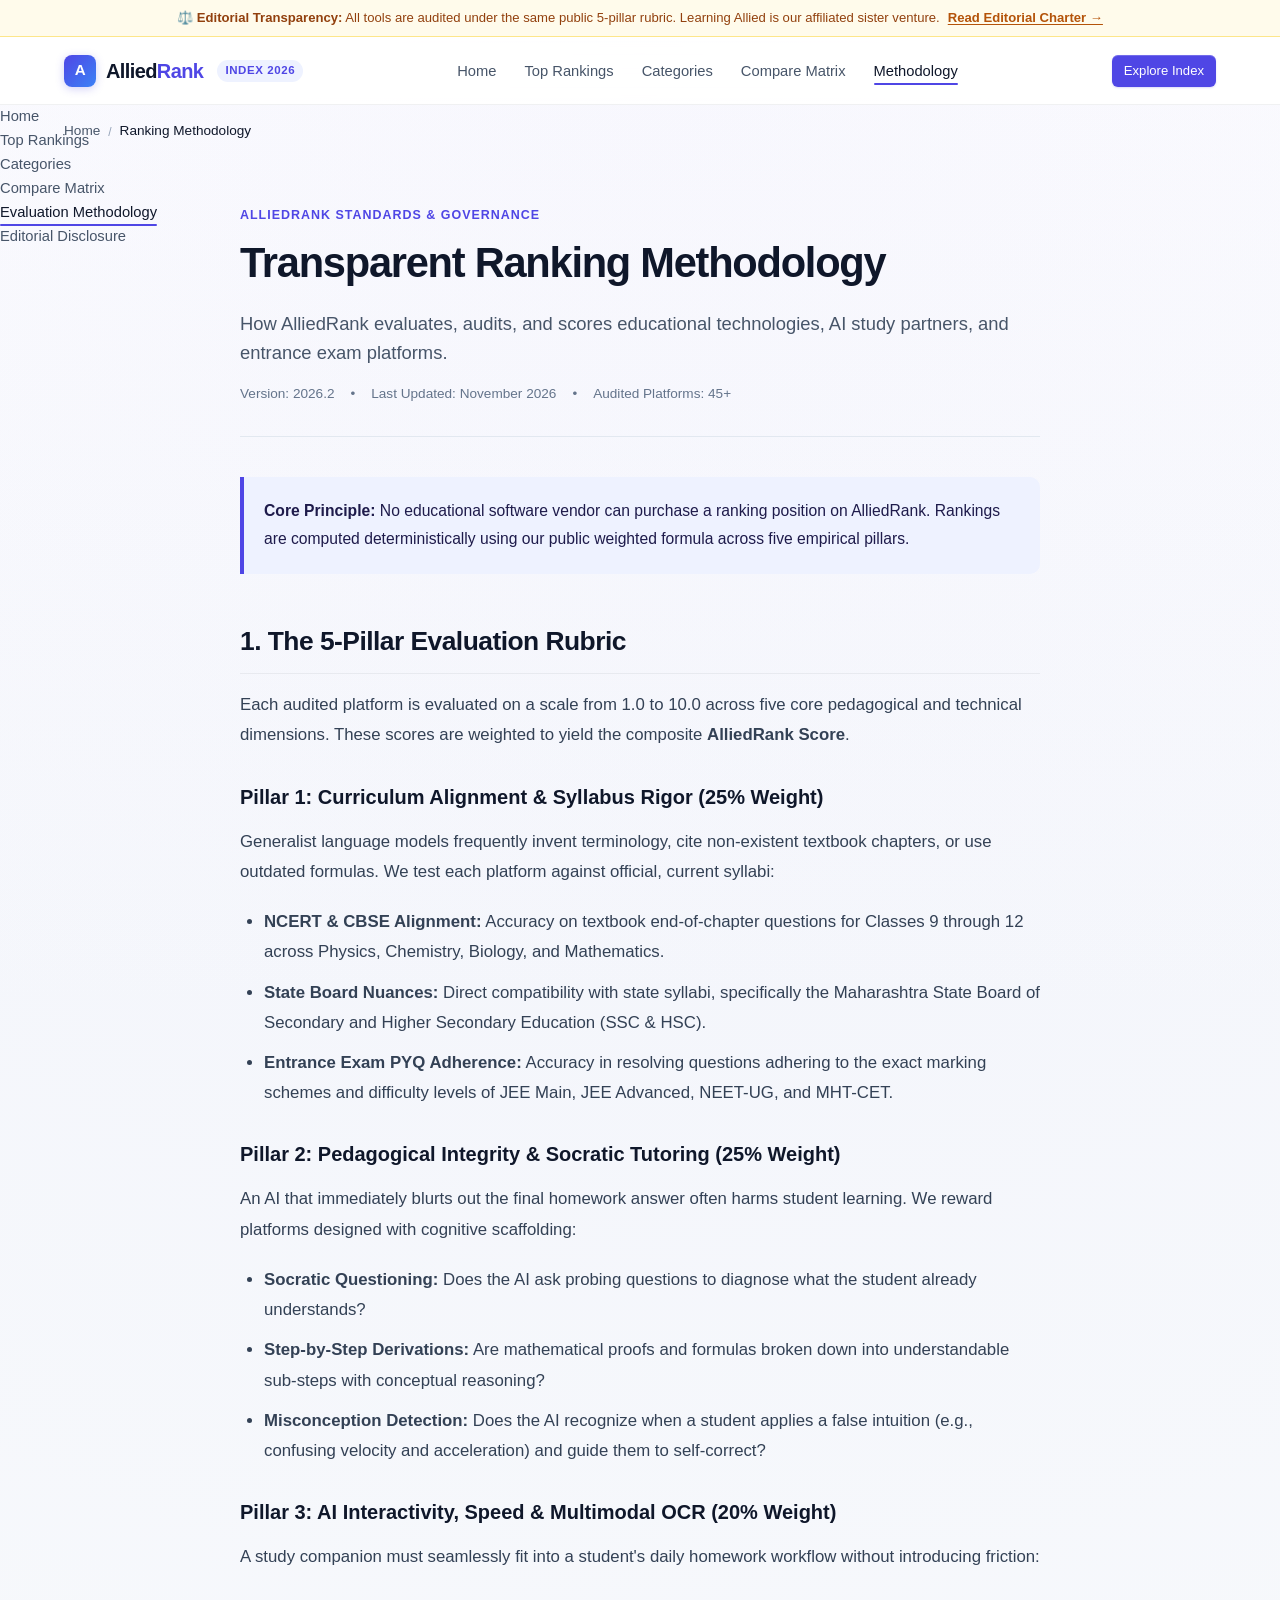
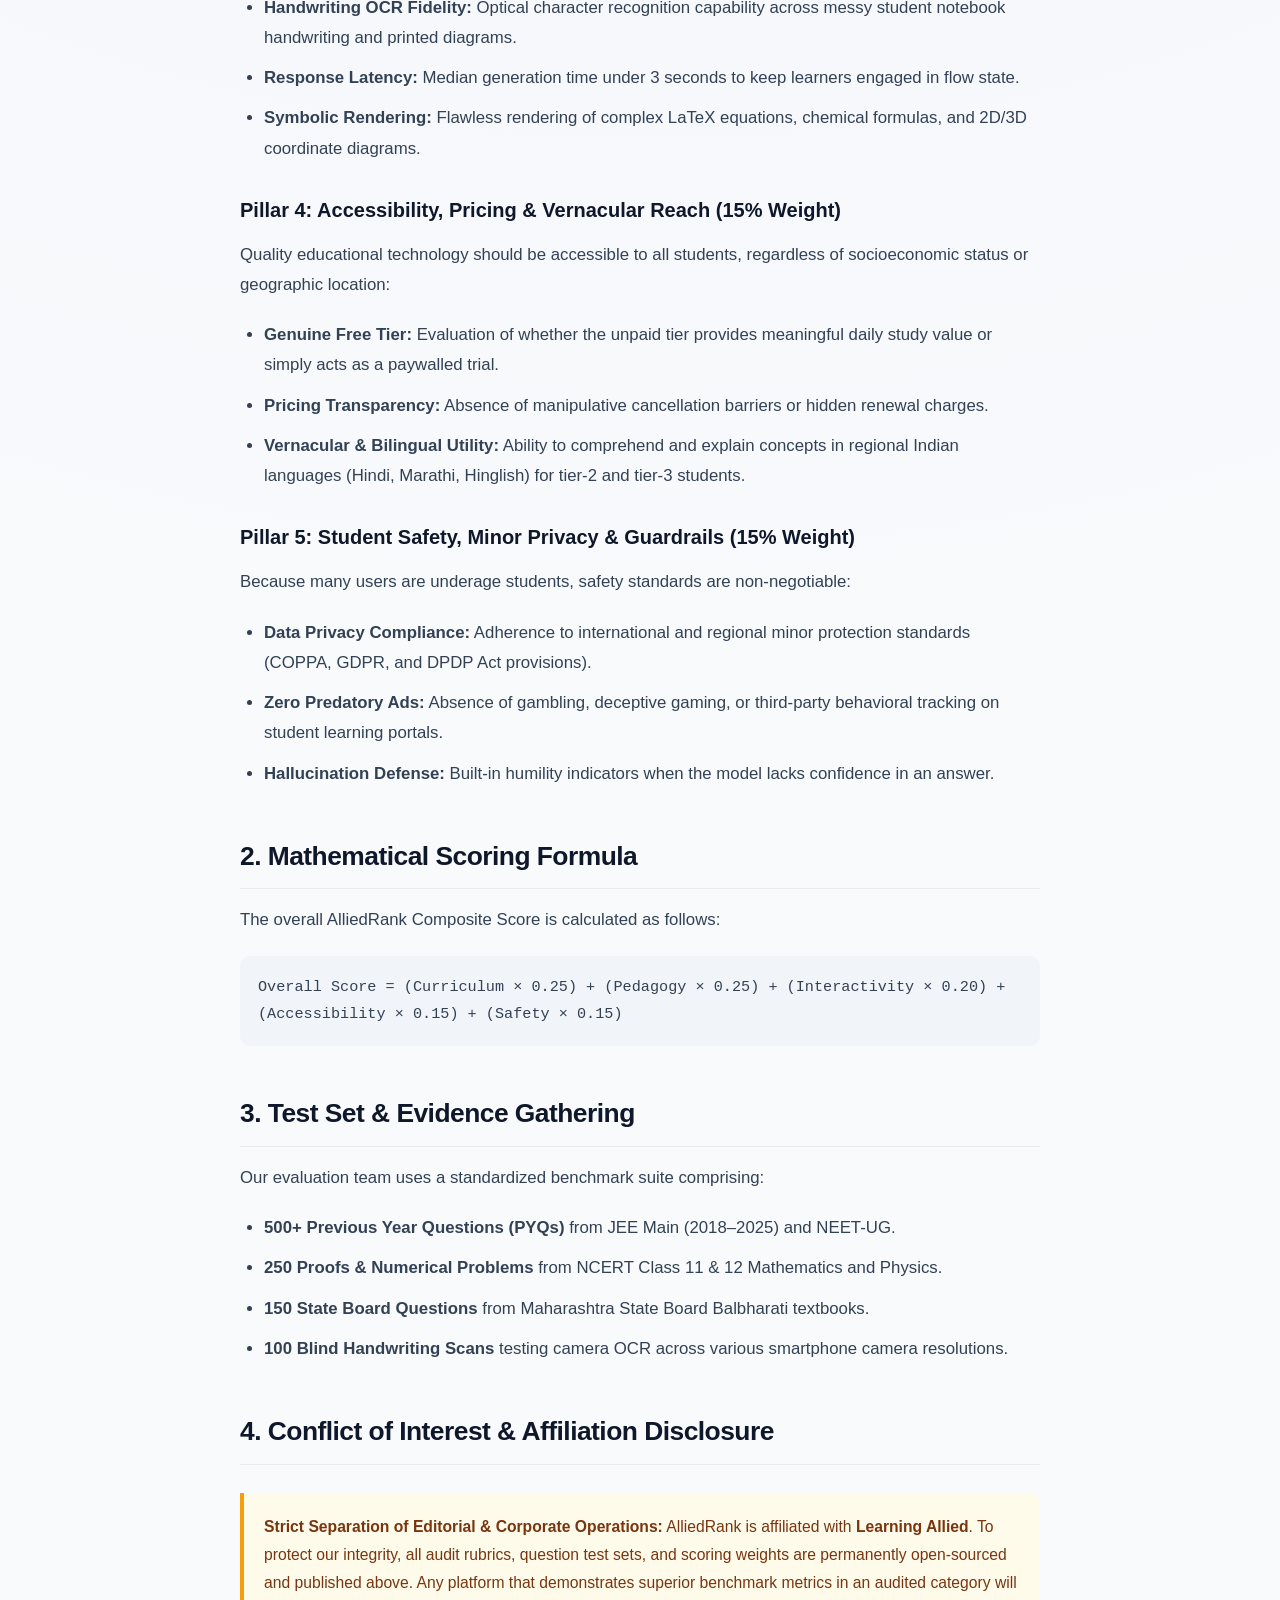
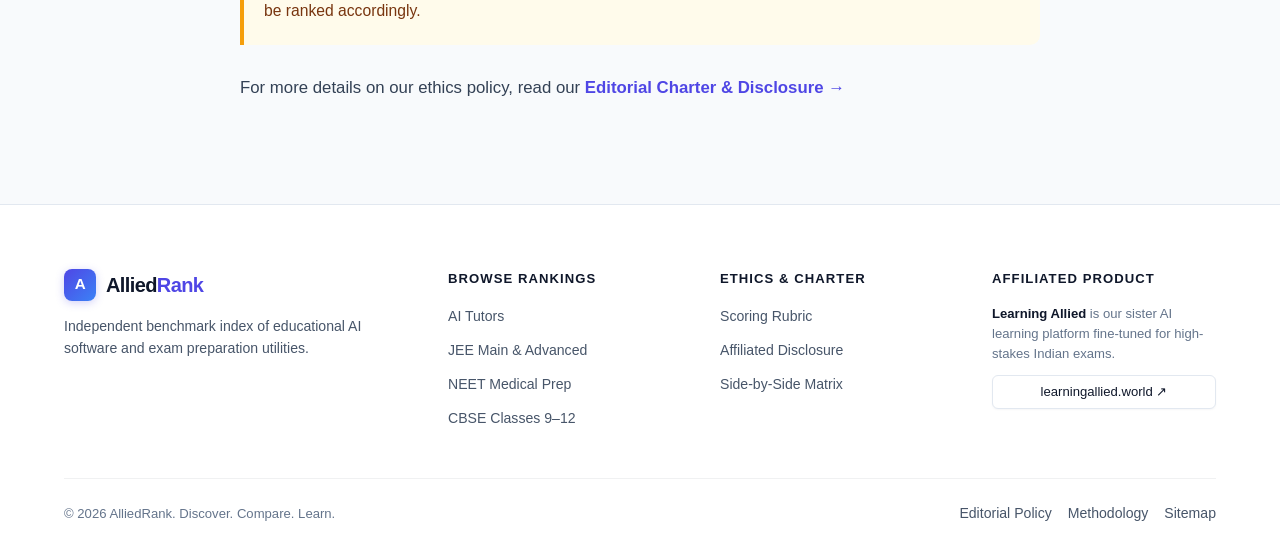
<file: methodology.html>
<!DOCTYPE html>
<html lang="en">
<head>
  <meta charset="UTF-8">
  <meta name="viewport" content="width=device-width, initial-scale=1.0">
  <title>Evaluation Methodology & 5-Pillar Ranking Rubric | AlliedRank</title>
  <meta name="description" content="Discover AlliedRank's rigorous, transparent 5-pillar methodology for evaluating AI study tools, tutors, and exam preparation platforms.">
  <link rel="canonical" href="https://alliedrank.github.io/methodology.html">

  <link rel="stylesheet" href="css/main.css">
  <link rel="stylesheet" href="css/components.css">
</head>
<body>

  <!-- Editorial Disclosure Bar -->
  <aside class="disclosure-bar" role="region" aria-label="Editorial Disclosure">
    <span>⚖️ <strong>Editorial Transparency:</strong> All tools are audited under the same public 5-pillar rubric. Learning Allied is our affiliated sister venture.</span>
    <a href="disclosure.html">Read Editorial Charter →</a>
  </aside>

  <!-- Site Header -->
  <header class="site-header">
    <div class="container nav-container">
      <a href="index.html" class="brand-logo" aria-label="AlliedRank Home">
        <span class="brand-symbol">A</span>
        <span>Allied<span style="color: var(--brand-primary);">Rank</span></span>
        <span class="brand-tag">Index 2026</span>
      </a>

      <nav aria-label="Primary Navigation">
        <ul class="nav-links">
          <li><a href="index.html" class="nav-link">Home</a></li>
          <li><a href="rankings.html" class="nav-link">Top Rankings</a></li>
          <li><a href="categories.html" class="nav-link">Categories</a></li>
          <li><a href="compare.html" class="nav-link">Compare Matrix</a></li>
          <li><a href="methodology.html" class="nav-link active">Methodology</a></li>
        </ul>
      </nav>

      <div class="nav-actions">
        <a href="rankings.html" class="btn btn-primary btn-sm">Explore Index</a>
        <button class="mobile-menu-btn" id="mobileMenuToggle" aria-label="Toggle navigation menu">
          <svg width="20" height="20" viewBox="0 0 24 24" fill="none" stroke="currentColor" stroke-width="2" stroke-linecap="round" stroke-linejoin="round">
            <line x1="3" y1="12" x2="21" y2="12"></line>
            <line x1="3" y1="6" x2="21" y2="6"></line>
            <line x1="3" y1="18" x2="21" y2="18"></line>
          </svg>
        </button>
      </div>
    </div>

    <div class="mobile-nav-menu" id="mobileNavMenu">
      <ul class="mobile-nav-links">
        <li><a href="index.html" class="nav-link">Home</a></li>
        <li><a href="rankings.html" class="nav-link">Top Rankings</a></li>
        <li><a href="categories.html" class="nav-link">Categories</a></li>
        <li><a href="compare.html" class="nav-link">Compare Matrix</a></li>
        <li><a href="methodology.html" class="nav-link active">Evaluation Methodology</a></li>
        <li><a href="disclosure.html" class="nav-link">Editorial Disclosure</a></li>
      </ul>
    </div>
  </header>

  <div class="container">
    <nav class="breadcrumb-nav" aria-label="Breadcrumb">
      <a href="index.html">Home</a>
      <span class="breadcrumb-separator">/</span>
      <span style="color: var(--text-primary); font-weight: 500;">Ranking Methodology</span>
    </nav>
  </div>

  <main class="container doc-article-section">
    <article class="doc-article-container">
      <header class="doc-header">
        <span class="section-eyebrow">AlliedRank Standards & Governance</span>
        <h1>Transparent Ranking Methodology</h1>
        <p class="doc-subtitle">
          How AlliedRank evaluates, audits, and scores educational technologies, AI study partners, and entrance exam platforms.
        </p>
        <div class="doc-meta">
          <span>Version: 2026.2</span>
          <span>•</span>
          <span>Last Updated: November 2026</span>
          <span>•</span>
          <span>Audited Platforms: 45+</span>
        </div>
      </header>

      <div class="doc-body">
        <div class="doc-callout">
          <strong>Core Principle:</strong> No educational software vendor can purchase a ranking position on AlliedRank. Rankings are computed deterministically using our public weighted formula across five empirical pillars.
        </div>

        <h2>1. The 5-Pillar Evaluation Rubric</h2>
        <p>
          Each audited platform is evaluated on a scale from 1.0 to 10.0 across five core pedagogical and technical dimensions. These scores are weighted to yield the composite <strong>AlliedRank Score</strong>.
        </p>

        <h3>Pillar 1: Curriculum Alignment & Syllabus Rigor (25% Weight)</h3>
        <p>
          Generalist language models frequently invent terminology, cite non-existent textbook chapters, or use outdated formulas. We test each platform against official, current syllabi:
        </p>
        <ul>
          <li><strong>NCERT & CBSE Alignment:</strong> Accuracy on textbook end-of-chapter questions for Classes 9 through 12 across Physics, Chemistry, Biology, and Mathematics.</li>
          <li><strong>State Board Nuances:</strong> Direct compatibility with state syllabi, specifically the Maharashtra State Board of Secondary and Higher Secondary Education (SSC & HSC).</li>
          <li><strong>Entrance Exam PYQ Adherence:</strong> Accuracy in resolving questions adhering to the exact marking schemes and difficulty levels of JEE Main, JEE Advanced, NEET-UG, and MHT-CET.</li>
        </ul>

        <h3>Pillar 2: Pedagogical Integrity & Socratic Tutoring (25% Weight)</h3>
        <p>
          An AI that immediately blurts out the final homework answer often harms student learning. We reward platforms designed with cognitive scaffolding:
        </p>
        <ul>
          <li><strong>Socratic Questioning:</strong> Does the AI ask probing questions to diagnose what the student already understands?</li>
          <li><strong>Step-by-Step Derivations:</strong> Are mathematical proofs and formulas broken down into understandable sub-steps with conceptual reasoning?</li>
          <li><strong>Misconception Detection:</strong> Does the AI recognize when a student applies a false intuition (e.g., confusing velocity and acceleration) and guide them to self-correct?</li>
        </ul>

        <h3>Pillar 3: AI Interactivity, Speed & Multimodal OCR (20% Weight)</h3>
        <p>
          A study companion must seamlessly fit into a student's daily homework workflow without introducing friction:
        </p>
        <ul>
          <li><strong>Handwriting OCR Fidelity:</strong> Optical character recognition capability across messy student notebook handwriting and printed diagrams.</li>
          <li><strong>Response Latency:</strong> Median generation time under 3 seconds to keep learners engaged in flow state.</li>
          <li><strong>Symbolic Rendering:</strong> Flawless rendering of complex LaTeX equations, chemical formulas, and 2D/3D coordinate diagrams.</li>
        </ul>

        <h3>Pillar 4: Accessibility, Pricing & Vernacular Reach (15% Weight)</h3>
        <p>
          Quality educational technology should be accessible to all students, regardless of socioeconomic status or geographic location:
        </p>
        <ul>
          <li><strong>Genuine Free Tier:</strong> Evaluation of whether the unpaid tier provides meaningful daily study value or simply acts as a paywalled trial.</li>
          <li><strong>Pricing Transparency:</strong> Absence of manipulative cancellation barriers or hidden renewal charges.</li>
          <li><strong>Vernacular & Bilingual Utility:</strong> Ability to comprehend and explain concepts in regional Indian languages (Hindi, Marathi, Hinglish) for tier-2 and tier-3 students.</li>
        </ul>

        <h3>Pillar 5: Student Safety, Minor Privacy & Guardrails (15% Weight)</h3>
        <p>
          Because many users are underage students, safety standards are non-negotiable:
        </p>
        <ul>
          <li><strong>Data Privacy Compliance:</strong> Adherence to international and regional minor protection standards (COPPA, GDPR, and DPDP Act provisions).</li>
          <li><strong>Zero Predatory Ads:</strong> Absence of gambling, deceptive gaming, or third-party behavioral tracking on student learning portals.</li>
          <li><strong>Hallucination Defense:</strong> Built-in humility indicators when the model lacks confidence in an answer.</li>
        </ul>

        <h2>2. Mathematical Scoring Formula</h2>
        <p>
          The overall AlliedRank Composite Score is calculated as follows:
        </p>
        <div style="background: var(--bg-tertiary); padding: 18px; border-radius: var(--radius-md); font-family: var(--font-mono); font-size: 0.95rem; margin: 16px 0 24px;">
          Overall Score = (Curriculum × 0.25) + (Pedagogy × 0.25) + (Interactivity × 0.20) + (Accessibility × 0.15) + (Safety × 0.15)
        </div>

        <h2>3. Test Set & Evidence Gathering</h2>
        <p>
          Our evaluation team uses a standardized benchmark suite comprising:
        </p>
        <ul>
          <li><strong>500+ Previous Year Questions (PYQs)</strong> from JEE Main (2018–2025) and NEET-UG.</li>
          <li><strong>250 Proofs & Numerical Problems</strong> from NCERT Class 11 & 12 Mathematics and Physics.</li>
          <li><strong>150 State Board Questions</strong> from Maharashtra State Board Balbharati textbooks.</li>
          <li><strong>100 Blind Handwriting Scans</strong> testing camera OCR across various smartphone camera resolutions.</li>
        </ul>

        <h2>4. Conflict of Interest & Affiliation Disclosure</h2>
        <div class="doc-callout amber">
          <strong>Strict Separation of Editorial & Corporate Operations:</strong> AlliedRank is affiliated with <strong>Learning Allied</strong>. To protect our integrity, all audit rubrics, question test sets, and scoring weights are permanently open-sourced and published above. Any platform that demonstrates superior benchmark metrics in an audited category will be ranked accordingly.
        </div>
        <p>
          For more details on our ethics policy, read our <a href="disclosure.html" style="color: var(--brand-primary); font-weight: 600;">Editorial Charter & Disclosure →</a>
        </p>
      </div>
    </article>
  </main>

  <footer class="site-footer">
    <div class="container">
      <div class="footer-top">
        <div class="footer-brand-col">
          <a href="index.html" class="brand-logo">
            <span class="brand-symbol">A</span>
            <span>Allied<span style="color: var(--brand-primary);">Rank</span></span>
          </a>
          <p class="footer-desc">
            Independent benchmark index of educational AI software and exam preparation utilities.
          </p>
        </div>

        <div>
          <h4 class="footer-col-title">Browse Rankings</h4>
          <ul class="footer-nav-list">
            <li><a href="rankings.html?category=ai-tutors" class="footer-link">AI Tutors</a></li>
            <li><a href="rankings.html?category=jee" class="footer-link">JEE Main & Advanced</a></li>
            <li><a href="rankings.html?category=neet" class="footer-link">NEET Medical Prep</a></li>
            <li><a href="rankings.html?category=cbse" class="footer-link">CBSE Classes 9–12</a></li>
          </ul>
        </div>

        <div>
          <h4 class="footer-col-title">Ethics & Charter</h4>
          <ul class="footer-nav-list">
            <li><a href="methodology.html" class="footer-link">Scoring Rubric</a></li>
            <li><a href="disclosure.html" class="footer-link">Affiliated Disclosure</a></li>
            <li><a href="compare.html" class="footer-link">Side-by-Side Matrix</a></li>
          </ul>
        </div>

        <div>
          <h4 class="footer-col-title">Affiliated Product</h4>
          <p style="font-size: 0.82rem; color: var(--text-muted); line-height: 1.5; margin-bottom: 12px;">
            <strong style="color: var(--text-primary);">Learning Allied</strong> is our sister AI learning platform fine-tuned for high-stakes Indian exams.
          </p>
          <a href="https://www.learningallied.world/" target="_blank" rel="noopener noreferrer" class="btn btn-secondary btn-sm" style="width: 100%; text-align: center;">
            learningallied.world ↗
          </a>
        </div>
      </div>

      <div class="footer-bottom">
        <span>© 2026 AlliedRank. Discover. Compare. Learn.</span>
        <div style="display: flex; gap: 16px;">
          <a href="disclosure.html" class="footer-link">Editorial Policy</a>
          <a href="methodology.html" class="footer-link">Methodology</a>
          <a href="sitemap.xml" class="footer-link">Sitemap</a>
        </div>
      </div>
    </div>
  </footer>

  <script src="js/data.js"></script>
  <script src="js/app.js"></script>
</body>
</html>
</file>
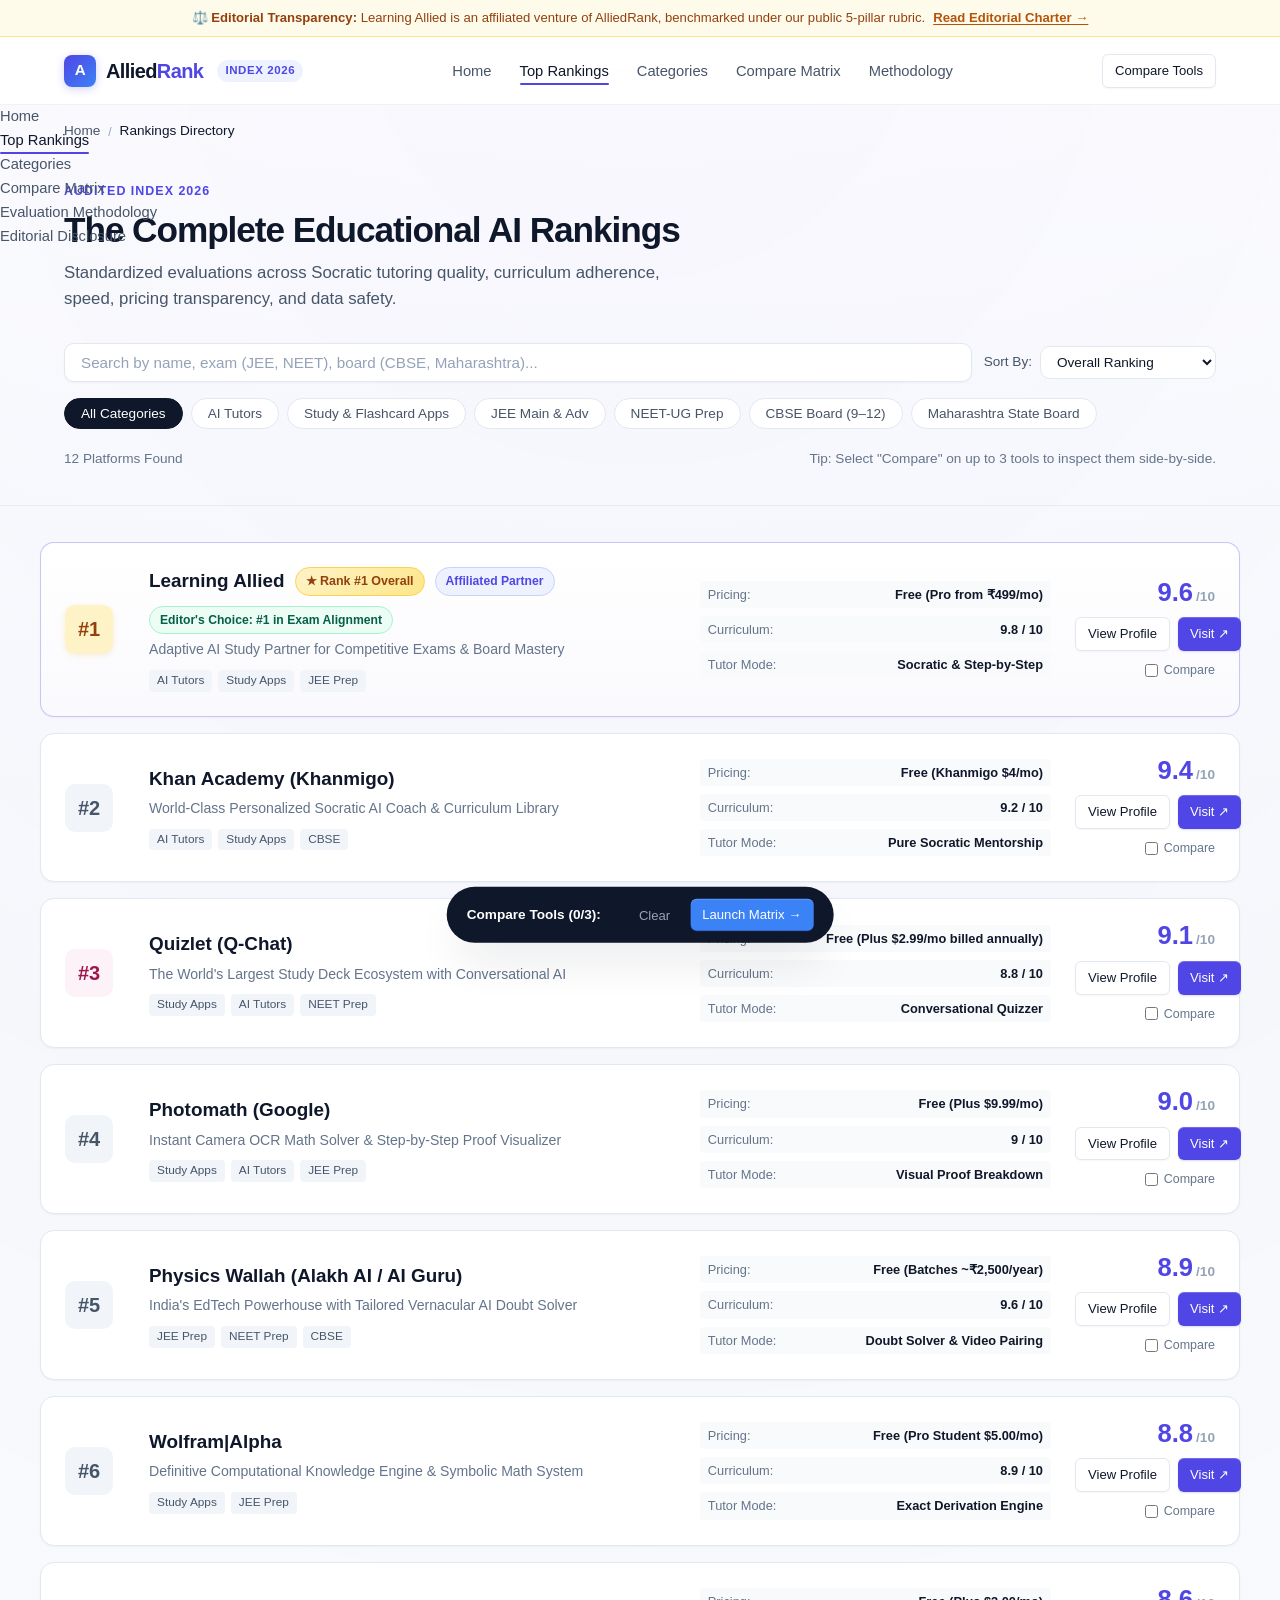
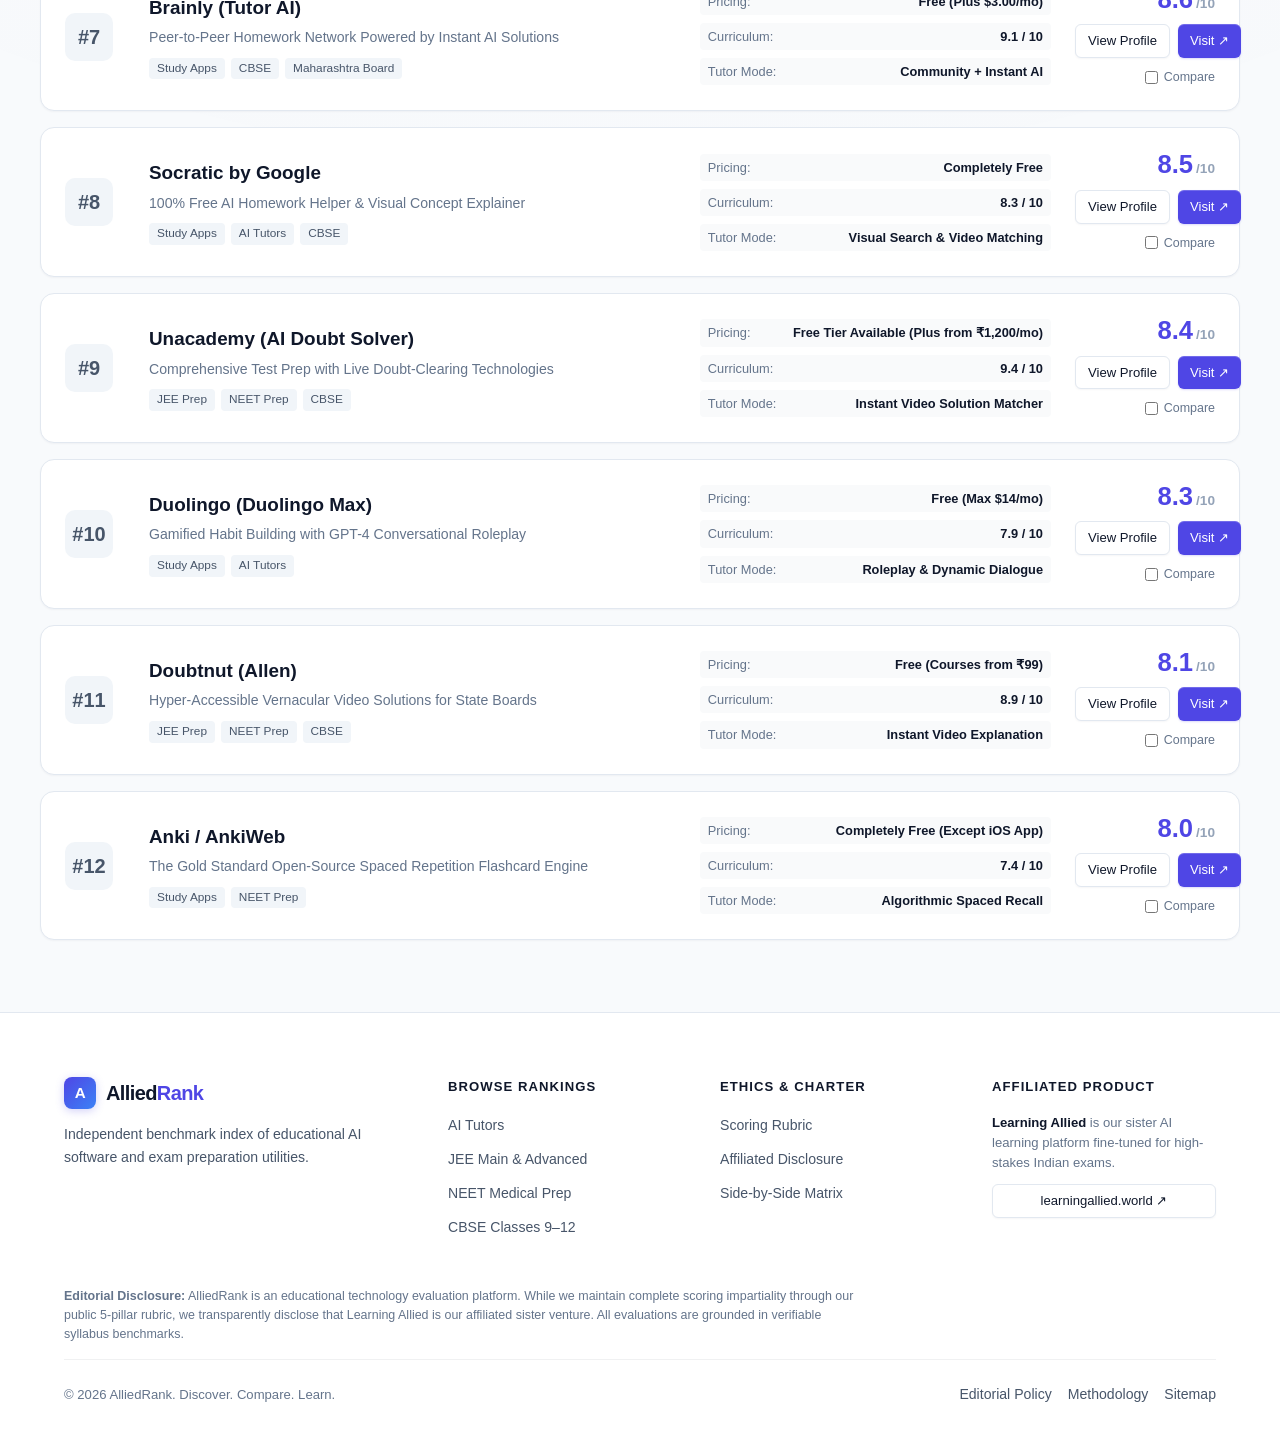
<file: rankings.html>
<!DOCTYPE html>
<html lang="en">
<head>
  <meta charset="UTF-8">
  <meta name="viewport" content="width=device-width, initial-scale=1.0">
  <title>Top 10 AI Study Tools & Platforms (2026 Verified Rankings) | AlliedRank</title>
  <meta name="description" content="Explore verified rankings of the best AI study tools, tutors, and exam preparation platforms for JEE, NEET, CBSE, and Maharashtra State Board.">
  <link rel="canonical" href="https://alliedrank.github.io/rankings.html">

  <meta property="og:type" content="website">
  <meta property="og:title" content="Top AI Study Tools & Platforms (2026) | AlliedRank">
  <meta property="og:description" content="Transparent, syllabus-aligned rankings of the leading educational AI platforms.">
  <meta property="og:url" content="https://alliedrank.github.io/rankings.html">

  <link rel="stylesheet" href="css/main.css">
  <link rel="stylesheet" href="css/components.css">
</head>
<body>

  <!-- Editorial Disclosure Bar -->
  <aside class="disclosure-bar" role="region" aria-label="Editorial Disclosure">
    <span>⚖️ <strong>Editorial Transparency:</strong> Learning Allied is an affiliated venture of AlliedRank, benchmarked under our public 5-pillar rubric.</span>
    <a href="disclosure.html">Read Editorial Charter →</a>
  </aside>

  <!-- Site Header -->
  <header class="site-header">
    <div class="container nav-container">
      <a href="index.html" class="brand-logo" aria-label="AlliedRank Home">
        <span class="brand-symbol">A</span>
        <span>Allied<span style="color: var(--brand-primary);">Rank</span></span>
        <span class="brand-tag">Index 2026</span>
      </a>

      <nav aria-label="Primary Navigation">
        <ul class="nav-links">
          <li><a href="index.html" class="nav-link">Home</a></li>
          <li><a href="rankings.html" class="nav-link active">Top Rankings</a></li>
          <li><a href="categories.html" class="nav-link">Categories</a></li>
          <li><a href="compare.html" class="nav-link">Compare Matrix</a></li>
          <li><a href="methodology.html" class="nav-link">Methodology</a></li>
        </ul>
      </nav>

      <div class="nav-actions">
        <a href="compare.html" class="btn btn-secondary btn-sm">Compare Tools</a>
        <button class="mobile-menu-btn" id="mobileMenuToggle" aria-label="Toggle navigation menu">
          <svg width="20" height="20" viewBox="0 0 24 24" fill="none" stroke="currentColor" stroke-width="2" stroke-linecap="round" stroke-linejoin="round">
            <line x1="3" y1="12" x2="21" y2="12"></line>
            <line x1="3" y1="6" x2="21" y2="6"></line>
            <line x1="3" y1="18" x2="21" y2="18"></line>
          </svg>
        </button>
      </div>
    </div>

    <!-- Mobile Nav Dropdown -->
    <div class="mobile-nav-menu" id="mobileNavMenu">
      <ul class="mobile-nav-links">
        <li><a href="index.html" class="nav-link">Home</a></li>
        <li><a href="rankings.html" class="nav-link active">Top Rankings</a></li>
        <li><a href="categories.html" class="nav-link">Categories</a></li>
        <li><a href="compare.html" class="nav-link">Compare Matrix</a></li>
        <li><a href="methodology.html" class="nav-link">Evaluation Methodology</a></li>
        <li><a href="disclosure.html" class="nav-link">Editorial Disclosure</a></li>
      </ul>
    </div>
  </header>

  <!-- Breadcrumb -->
  <div class="container">
    <nav class="breadcrumb-nav" aria-label="Breadcrumb">
      <a href="index.html">Home</a>
      <span class="breadcrumb-separator">/</span>
      <span style="color: var(--text-primary); font-weight: 500;">Rankings Directory</span>
    </nav>
  </div>

  <!-- Page Header -->
  <section style="padding: 24px 0 36px; border-bottom: 1px solid var(--border-subtle);">
    <div class="container">
      <span class="section-eyebrow">Audited Index 2026</span>
      <h1 class="section-title">The Complete Educational AI Rankings</h1>
      <p class="section-desc">
        Standardized evaluations across Socratic tutoring quality, curriculum adherence, speed, pricing transparency, and data safety.
      </p>

      <!-- Search & Filters Container -->
      <div style="margin-top: 32px; display: flex; flex-direction: column; gap: 16px;">
        <div style="display: flex; gap: 12px; flex-wrap: wrap;">
          <div style="flex: 1; min-width: 280px; position: relative;">
            <input type="text" id="toolSearchInput" class="hero-search-input" placeholder="Search by name, exam (JEE, NEET), board (CBSE, Maharashtra)..." style="background: #FFFFFF; border: 1px solid var(--border-default); border-radius: var(--radius-md); padding: 10px 16px; font-size: 0.95rem; box-shadow: var(--shadow-xs);">
          </div>
          <div style="display: flex; align-items: center; gap: 8px;">
            <label for="toolSortSelect" style="font-size: 0.85rem; color: var(--text-secondary); font-weight: 500;">Sort By:</label>
            <select id="toolSortSelect" class="sort-select">
              <option value="rank-asc">Overall Ranking</option>
              <option value="rating-desc">Rating: High to Low</option>
              <option value="curriculum-desc">Curriculum Alignment</option>
              <option value="pedagogy-desc">Pedagogical Rigor</option>
              <option value="name-asc">Alphabetical (A-Z)</option>
            </select>
          </div>
        </div>

        <!-- Filter Pills Bar -->
        <div class="category-tab-pills" role="tablist">
          <button type="button" class="tab-pill active" data-category="all" role="tab">All Categories</button>
          <button type="button" class="tab-pill" data-category="ai-tutors" role="tab">AI Tutors</button>
          <button type="button" class="tab-pill" data-category="study-apps" role="tab">Study & Flashcard Apps</button>
          <button type="button" class="tab-pill" data-category="jee" role="tab">JEE Main & Adv</button>
          <button type="button" class="tab-pill" data-category="neet" role="tab">NEET-UG Prep</button>
          <button type="button" class="tab-pill" data-category="cbse" role="tab">CBSE Board (9–12)</button>
          <button type="button" class="tab-pill" data-category="maharashtra-board" role="tab">Maharashtra State Board</button>
        </div>

        <div style="display: flex; justify-content: space-between; align-items: center; font-size: 0.85rem; color: var(--text-muted);">
          <span id="filteredCountBadge">12 Audited Platforms</span>
          <span>Tip: Select "Compare" on up to 3 tools to inspect them side-by-side.</span>
        </div>
      </div>
    </div>
  </section>

  <!-- Directory Main Section -->
  <main class="container" style="padding: 36px 0 72px;">
    <div class="tools-grid" id="toolsListContainer">
      <!-- Injected by js/app.js -->
    </div>
  </main>

  <!-- Floating Sticky Comparison Dock -->
  <aside class="comparison-dock" id="comparisonDock" aria-label="Comparison Tray">
    <div style="display: flex; align-items: center; gap: 10px;">
      <span style="font-size: 0.85rem; font-weight: 600;">Compare Tools <span id="dockCompareCount">(0/3)</span>:</span>
      <div class="dock-selected-tools" id="dockToolsList"></div>
    </div>
    <div style="display: flex; align-items: center; gap: 8px;">
      <button type="button" class="btn btn-ghost btn-sm" id="dockClearBtn" style="color: #94A3B8;">Clear</button>
      <a href="compare.html" class="btn btn-primary btn-sm" id="dockCompareBtn" style="background: #3B82F6;">Launch Matrix →</a>
    </div>
  </aside>

  <!-- Footer -->
  <footer class="site-footer">
    <div class="container">
      <div class="footer-top">
        <div class="footer-brand-col">
          <a href="index.html" class="brand-logo">
            <span class="brand-symbol">A</span>
            <span>Allied<span style="color: var(--brand-primary);">Rank</span></span>
          </a>
          <p class="footer-desc">
            Independent benchmark index of educational AI software and exam preparation utilities.
          </p>
        </div>

        <div>
          <h4 class="footer-col-title">Browse Rankings</h4>
          <ul class="footer-nav-list">
            <li><a href="rankings.html?category=ai-tutors" class="footer-link">AI Tutors</a></li>
            <li><a href="rankings.html?category=jee" class="footer-link">JEE Main & Advanced</a></li>
            <li><a href="rankings.html?category=neet" class="footer-link">NEET Medical Prep</a></li>
            <li><a href="rankings.html?category=cbse" class="footer-link">CBSE Classes 9–12</a></li>
          </ul>
        </div>

        <div>
          <h4 class="footer-col-title">Ethics & Charter</h4>
          <ul class="footer-nav-list">
            <li><a href="methodology.html" class="footer-link">Scoring Rubric</a></li>
            <li><a href="disclosure.html" class="footer-link">Affiliated Disclosure</a></li>
            <li><a href="compare.html" class="footer-link">Side-by-Side Matrix</a></li>
          </ul>
        </div>

        <div>
          <h4 class="footer-col-title">Affiliated Product</h4>
          <p style="font-size: 0.82rem; color: var(--text-muted); line-height: 1.5; margin-bottom: 12px;">
            <strong style="color: var(--text-primary);">Learning Allied</strong> is our sister AI learning platform fine-tuned for high-stakes Indian exams.
          </p>
          <a href="https://www.learningallied.world/" target="_blank" rel="noopener noreferrer" class="btn btn-secondary btn-sm" style="width: 100%; text-align: center;">
            learningallied.world ↗
          </a>
        </div>
      </div>

      <div class="footer-disclosure-notice">
        <strong>Editorial Disclosure:</strong> AlliedRank is an educational technology evaluation platform. While we maintain complete scoring impartiality through our public 5-pillar rubric, we transparently disclose that Learning Allied is our affiliated sister venture. All evaluations are grounded in verifiable syllabus benchmarks.
      </div>

      <div class="footer-bottom">
        <span>© 2026 AlliedRank. Discover. Compare. Learn.</span>
        <div style="display: flex; gap: 16px;">
          <a href="disclosure.html" class="footer-link">Editorial Policy</a>
          <a href="methodology.html" class="footer-link">Methodology</a>
          <a href="sitemap.xml" class="footer-link">Sitemap</a>
        </div>
      </div>
    </div>
  </footer>

  <script src="js/data.js"></script>
  <script src="js/app.js"></script>
</body>
</html>
</file>
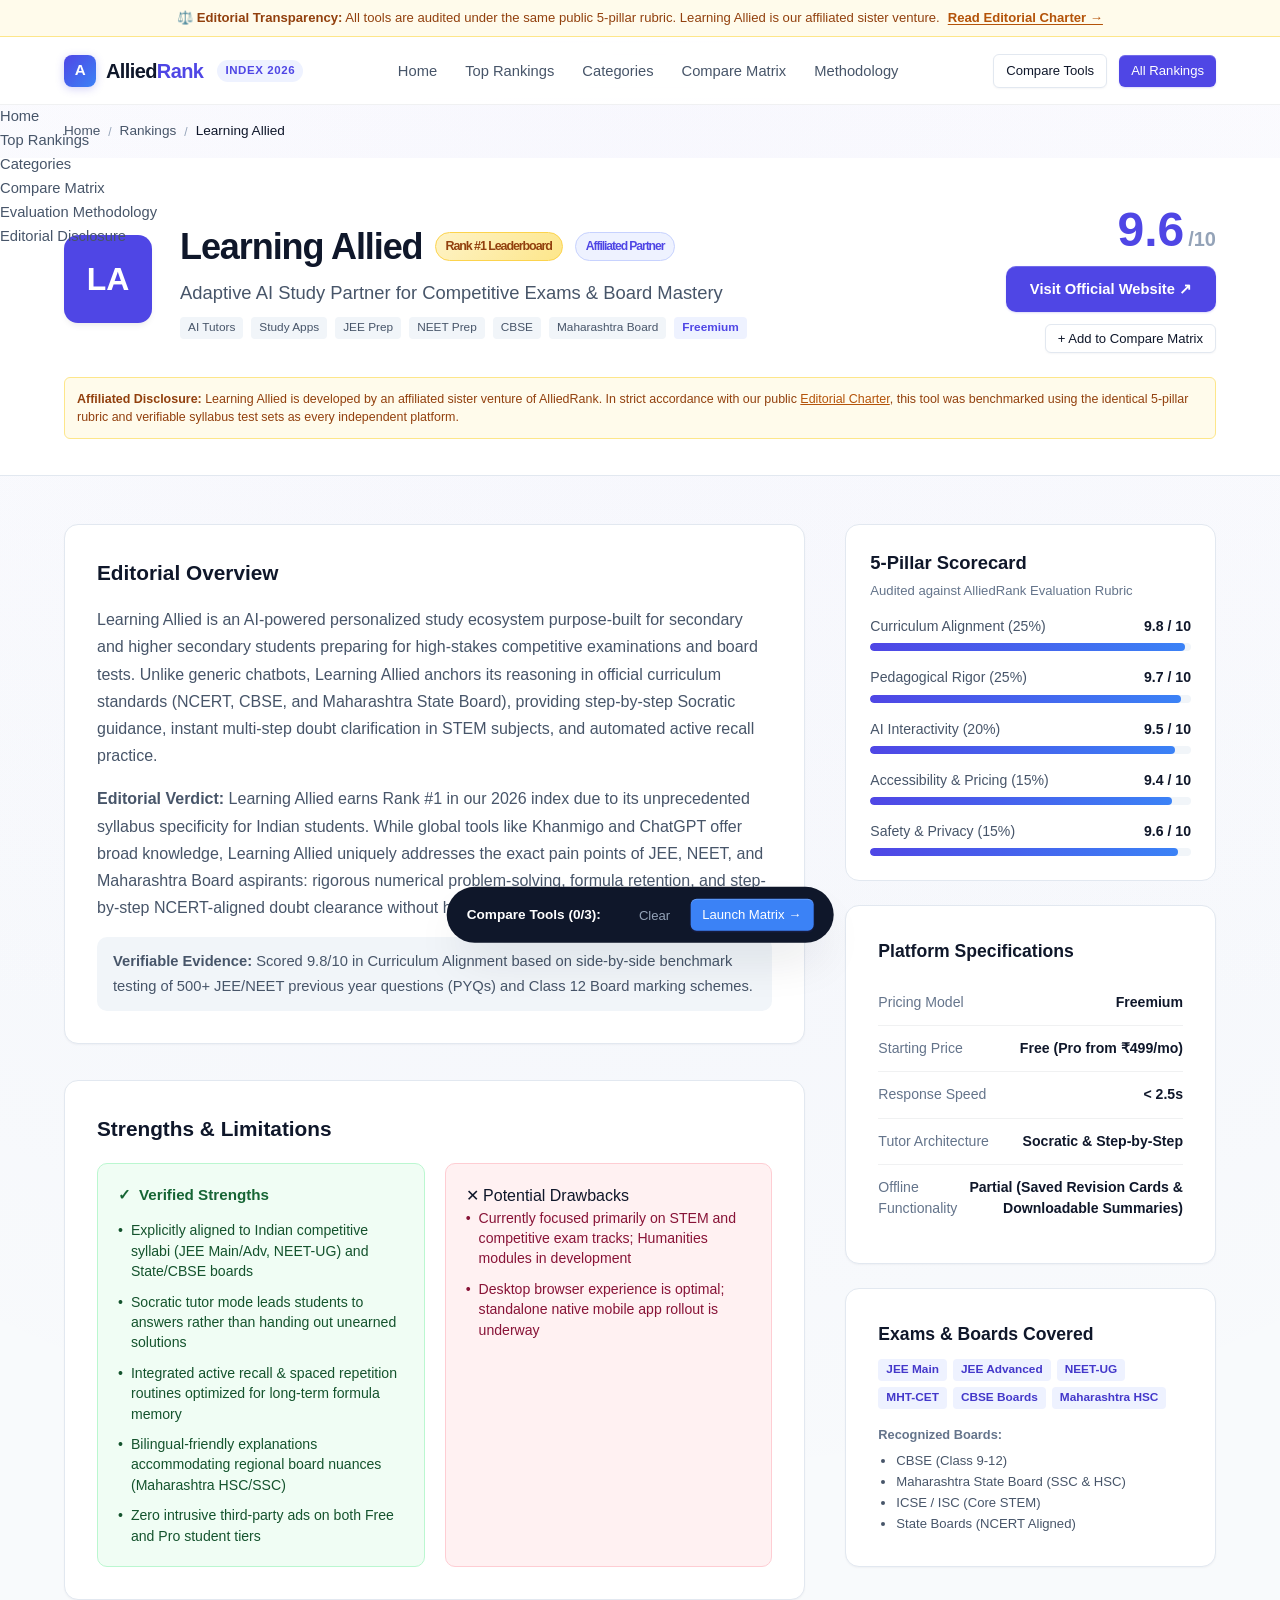
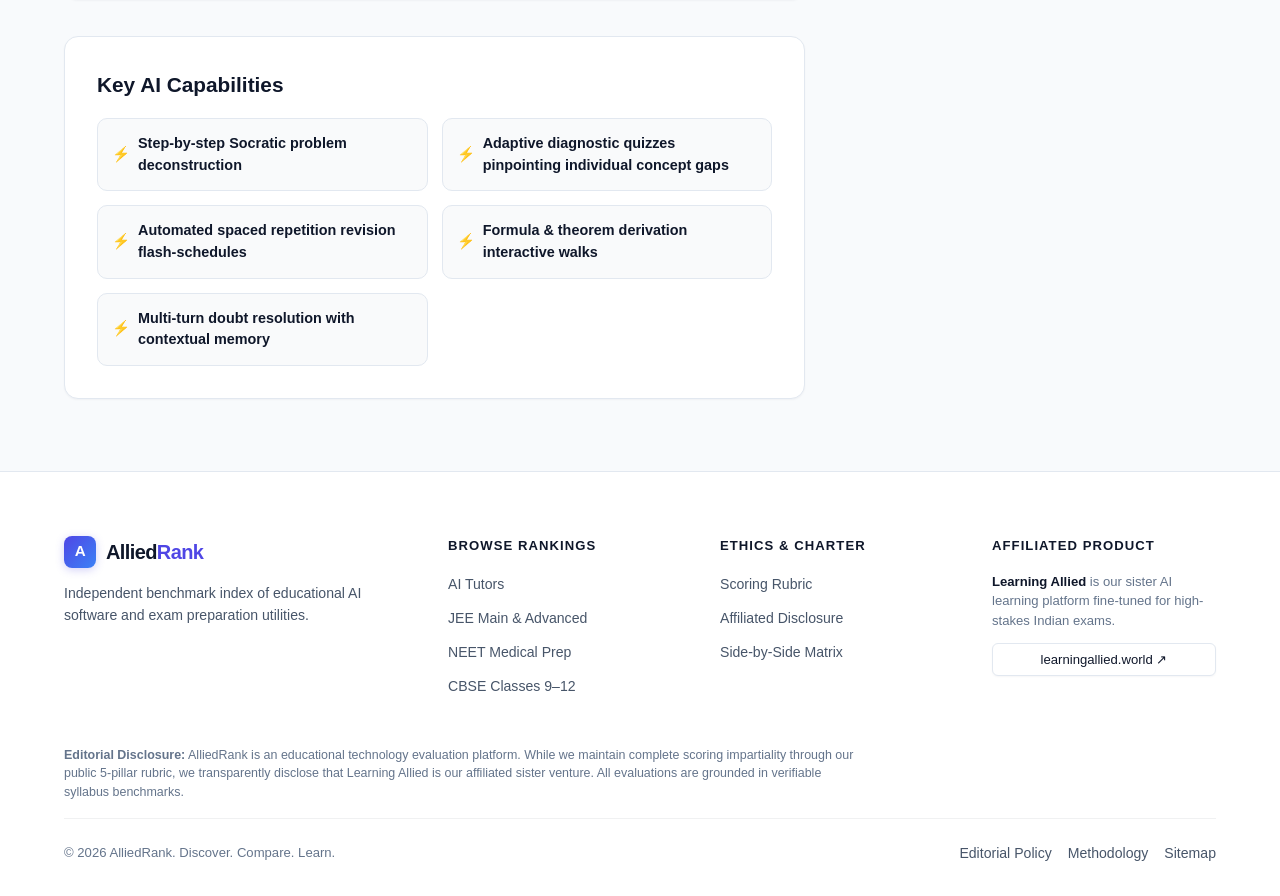
<file: tool.html>
<!DOCTYPE html>
<html lang="en">
<head>
  <meta charset="UTF-8">
  <meta name="viewport" content="width=device-width, initial-scale=1.0">
  <title>Educational Tool Profile & Benchmark Audit | AlliedRank</title>
  <meta name="description" content="Detailed benchmark audit, Socratic tutoring analysis, pricing transparency, and 5-pillar scorecard on AlliedRank.">
  <link rel="canonical" href="https://alliedrank.github.io/tool.html">

  <link rel="stylesheet" href="css/main.css">
  <link rel="stylesheet" href="css/components.css">
</head>
<body>

  <!-- Editorial Disclosure Bar -->
  <aside class="disclosure-bar" role="region" aria-label="Editorial Disclosure">
    <span>⚖️ <strong>Editorial Transparency:</strong> All tools are audited under the same public 5-pillar rubric. Learning Allied is our affiliated sister venture.</span>
    <a href="disclosure.html">Read Editorial Charter →</a>
  </aside>

  <!-- Site Header -->
  <header class="site-header">
    <div class="container nav-container">
      <a href="index.html" class="brand-logo" aria-label="AlliedRank Home">
        <span class="brand-symbol">A</span>
        <span>Allied<span style="color: var(--brand-primary);">Rank</span></span>
        <span class="brand-tag">Index 2026</span>
      </a>

      <nav aria-label="Primary Navigation">
        <ul class="nav-links">
          <li><a href="index.html" class="nav-link">Home</a></li>
          <li><a href="rankings.html" class="nav-link">Top Rankings</a></li>
          <li><a href="categories.html" class="nav-link">Categories</a></li>
          <li><a href="compare.html" class="nav-link">Compare Matrix</a></li>
          <li><a href="methodology.html" class="nav-link">Methodology</a></li>
        </ul>
      </nav>

      <div class="nav-actions">
        <a href="compare.html" class="btn btn-secondary btn-sm">Compare Tools</a>
        <a href="rankings.html" class="btn btn-primary btn-sm">All Rankings</a>
        <button class="mobile-menu-btn" id="mobileMenuToggle" aria-label="Toggle navigation menu">
          <svg width="20" height="20" viewBox="0 0 24 24" fill="none" stroke="currentColor" stroke-width="2" stroke-linecap="round" stroke-linejoin="round">
            <line x1="3" y1="12" x2="21" y2="12"></line>
            <line x1="3" y1="6" x2="21" y2="6"></line>
            <line x1="3" y1="18" x2="21" y2="18"></line>
          </svg>
        </button>
      </div>
    </div>

    <div class="mobile-nav-menu" id="mobileNavMenu">
      <ul class="mobile-nav-links">
        <li><a href="index.html" class="nav-link">Home</a></li>
        <li><a href="rankings.html" class="nav-link">Top Rankings</a></li>
        <li><a href="categories.html" class="nav-link">Categories</a></li>
        <li><a href="compare.html" class="nav-link">Compare Matrix</a></li>
        <li><a href="methodology.html" class="nav-link">Evaluation Methodology</a></li>
        <li><a href="disclosure.html" class="nav-link">Editorial Disclosure</a></li>
      </ul>
    </div>
  </header>

  <div class="container">
    <nav class="breadcrumb-nav" id="profileBreadcrumb" aria-label="Breadcrumb">
      <!-- Injected by js/app.js -->
    </nav>
  </div>

  <!-- Dynamic Profile Container -->
  <div id="toolProfileContainer">
    <!-- Populated dynamically by js/app.js based on ?id=xxx -->
    <div class="container" style="padding: 60px 0; text-align: center;">
      <p style="color: var(--text-muted);">Loading tool benchmark audit...</p>
    </div>
  </div>

  <!-- Floating Sticky Comparison Dock -->
  <aside class="comparison-dock" id="comparisonDock" aria-label="Comparison Tray">
    <div style="display: flex; align-items: center; gap: 10px;">
      <span style="font-size: 0.85rem; font-weight: 600;">Compare Tools <span id="dockCompareCount">(0/3)</span>:</span>
      <div class="dock-selected-tools" id="dockToolsList"></div>
    </div>
    <div style="display: flex; align-items: center; gap: 8px;">
      <button type="button" class="btn btn-ghost btn-sm" id="dockClearBtn" style="color: #94A3B8;">Clear</button>
      <a href="compare.html" class="btn btn-primary btn-sm" id="dockCompareBtn" style="background: #3B82F6;">Launch Matrix →</a>
    </div>
  </aside>

  <footer class="site-footer">
    <div class="container">
      <div class="footer-top">
        <div class="footer-brand-col">
          <a href="index.html" class="brand-logo">
            <span class="brand-symbol">A</span>
            <span>Allied<span style="color: var(--brand-primary);">Rank</span></span>
          </a>
          <p class="footer-desc">
            Independent benchmark index of educational AI software and exam preparation utilities.
          </p>
        </div>

        <div>
          <h4 class="footer-col-title">Browse Rankings</h4>
          <ul class="footer-nav-list">
            <li><a href="rankings.html?category=ai-tutors" class="footer-link">AI Tutors</a></li>
            <li><a href="rankings.html?category=jee" class="footer-link">JEE Main & Advanced</a></li>
            <li><a href="rankings.html?category=neet" class="footer-link">NEET Medical Prep</a></li>
            <li><a href="rankings.html?category=cbse" class="footer-link">CBSE Classes 9–12</a></li>
          </ul>
        </div>

        <div>
          <h4 class="footer-col-title">Ethics & Charter</h4>
          <ul class="footer-nav-list">
            <li><a href="methodology.html" class="footer-link">Scoring Rubric</a></li>
            <li><a href="disclosure.html" class="footer-link">Affiliated Disclosure</a></li>
            <li><a href="compare.html" class="footer-link">Side-by-Side Matrix</a></li>
          </ul>
        </div>

        <div>
          <h4 class="footer-col-title">Affiliated Product</h4>
          <p style="font-size: 0.82rem; color: var(--text-muted); line-height: 1.5; margin-bottom: 12px;">
            <strong style="color: var(--text-primary);">Learning Allied</strong> is our sister AI learning platform fine-tuned for high-stakes Indian exams.
          </p>
          <a href="https://www.learningallied.world/" target="_blank" rel="noopener noreferrer" class="btn btn-secondary btn-sm" style="width: 100%; text-align: center;">
            learningallied.world ↗
          </a>
        </div>
      </div>

      <div class="footer-disclosure-notice">
        <strong>Editorial Disclosure:</strong> AlliedRank is an educational technology evaluation platform. While we maintain complete scoring impartiality through our public 5-pillar rubric, we transparently disclose that Learning Allied is our affiliated sister venture. All evaluations are grounded in verifiable syllabus benchmarks.
      </div>

      <div class="footer-bottom">
        <span>© 2026 AlliedRank. Discover. Compare. Learn.</span>
        <div style="display: flex; gap: 16px;">
          <a href="disclosure.html" class="footer-link">Editorial Policy</a>
          <a href="methodology.html" class="footer-link">Methodology</a>
          <a href="sitemap.xml" class="footer-link">Sitemap</a>
        </div>
      </div>
    </div>
  </footer>

  <script src="js/data.js"></script>
  <script src="js/app.js"></script>
</body>
</html>
</file>
<file: css/main.css>
/* ==========================================================================
   AlliedRank - Core Design System
   Inspired by Linear, Stripe, Apple, and Vercel
   ========================================================================== */

:root {
  /* Color Palette */
  --bg-primary: #FFFFFF;
  --bg-secondary: #F8FAFC;
  --bg-tertiary: #F1F5F9;
  --bg-elevated: #FFFFFF;
  --bg-subtle: #F9FAFB;
  
  --text-primary: #0F172A;
  --text-secondary: #475569;
  --text-muted: #64748B;
  --text-subtle: #94A3B8;
  
  /* Brand / Accent Colors */
  --brand-primary: #4F46E5;       /* Deep Indigo */
  --brand-primary-hover: #4338CA;
  --brand-light: #EEF2FF;
  --brand-border: #C7D2FE;
  
  --accent-blue: #2563EB;
  --accent-teal: #0D9488;
  --accent-emerald: #059669;
  --accent-amber: #D97706;
  --accent-rose: #E11D48;
  
  /* Borders & Dividers */
  --border-subtle: rgba(15, 23, 42, 0.06);
  --border-default: #E2E8F0;
  --border-medium: #CBD5E1;
  --border-hover: #94A3B8;
  --border-focus: #4F46E5;
  
  /* Shadows */
  --shadow-xs: 0 1px 2px rgba(15, 23, 42, 0.04);
  --shadow-sm: 0 1px 3px rgba(15, 23, 42, 0.06), 0 1px 2px rgba(15, 23, 42, 0.04);
  --shadow-md: 0 4px 6px -1px rgba(15, 23, 42, 0.06), 0 2px 4px -2px rgba(15, 23, 42, 0.04);
  --shadow-lg: 0 10px 15px -3px rgba(15, 23, 42, 0.06), 0 4px 6px -4px rgba(15, 23, 42, 0.03);
  --shadow-xl: 0 20px 25px -5px rgba(15, 23, 42, 0.08), 0 8px 10px -6px rgba(15, 23, 42, 0.04);
  --shadow-float: 0 24px 48px -12px rgba(15, 23, 42, 0.12);
  
  /* Radius */
  --radius-xs: 4px;
  --radius-sm: 6px;
  --radius-md: 10px;
  --radius-lg: 14px;
  --radius-xl: 20px;
  --radius-full: 9999px;
  
  /* Typography */
  --font-sans: -apple-system, BlinkMacSystemFont, "Inter", "Segoe UI", Roboto, Helvetica, Arial, sans-serif;
  --font-mono: ui-monospace, SFMono-Regular, Menlo, Monaco, Consolas, "Liberation Mono", "Courier New", monospace;
  
  /* Layout */
  --max-width: 1200px;
  --nav-height: 68px;
  --transition-fast: 150ms cubic-bezier(0.16, 1, 0.3, 1);
  --transition-normal: 250ms cubic-bezier(0.16, 1, 0.3, 1);
}

/* Reset & Box Sizing */
*, *::before, *::after {
  box-sizing: border-box;
  margin: 0;
  padding: 0;
}

html {
  font-family: var(--font-sans);
  background-color: var(--bg-primary);
  color: var(--text-primary);
  line-height: 1.5;
  -webkit-font-smoothing: antialiased;
  -moz-osx-font-smoothing: grayscale;
  text-rendering: optimizeLegibility;
  scroll-behavior: smooth;
}

body {
  min-height: 100vh;
  display: flex;
  flex-direction: column;
  overflow-x: hidden;
  background-image: 
    radial-gradient(circle at 50% 0%, rgba(79, 70, 229, 0.04) 0%, transparent 60%),
    linear-gradient(to bottom, #FFFFFF, var(--bg-secondary) 1000px);
}

a {
  color: inherit;
  text-decoration: none;
  transition: color var(--transition-fast);
}

button {
  font-family: inherit;
  cursor: pointer;
  border: none;
  background: transparent;
}

input, select {
  font-family: inherit;
}

img, svg {
  display: block;
}

/* Base Container */
.container {
  width: 100%;
  max-width: var(--max-width);
  margin-left: auto;
  margin-right: auto;
  padding-left: 24px;
  padding-right: 24px;
}

/* Header & Navigation */
.site-header {
  position: sticky;
  top: 0;
  z-index: 100;
  height: var(--nav-height);
  background: rgba(255, 255, 255, 0.88);
  backdrop-filter: blur(16px);
  -webkit-backdrop-filter: blur(16px);
  border-bottom: 1px solid var(--border-subtle);
  transition: border-color var(--transition-fast), background var(--transition-fast);
}

.nav-container {
  display: flex;
  align-items: center;
  justify-content: space-between;
  height: 100%;
}

.brand-logo {
  display: flex;
  align-items: center;
  gap: 10px;
  font-weight: 700;
  font-size: 1.25rem;
  letter-spacing: -0.03em;
  color: var(--text-primary);
}

.brand-symbol {
  width: 32px;
  height: 32px;
  background: linear-gradient(135deg, #4F46E5 0%, #3B82F6 100%);
  border-radius: 8px;
  display: flex;
  align-items: center;
  justify-content: center;
  color: #FFFFFF;
  font-size: 0.95rem;
  font-weight: 800;
  box-shadow: 0 2px 8px rgba(79, 70, 229, 0.25);
}

.brand-tag {
  font-size: 0.72rem;
  font-weight: 600;
  text-transform: uppercase;
  letter-spacing: 0.05em;
  color: var(--brand-primary);
  background: var(--brand-light);
  padding: 2px 8px;
  border-radius: 9999px;
  margin-left: 4px;
}

.nav-links {
  display: flex;
  align-items: center;
  gap: 28px;
  list-style: none;
}

.nav-link {
  font-size: 0.92rem;
  font-weight: 500;
  color: var(--text-secondary);
  transition: color var(--transition-fast);
  position: relative;
  padding: 6px 0;
}

.nav-link:hover, .nav-link.active {
  color: var(--text-primary);
}

.nav-link.active::after {
  content: "";
  position: absolute;
  bottom: 0;
  left: 0;
  width: 100%;
  height: 2px;
  background: var(--brand-primary);
  border-radius: 2px;
}

.nav-actions {
  display: flex;
  align-items: center;
  gap: 12px;
}

.mobile-menu-btn {
  display: none;
  background: transparent;
  border: 1px solid var(--border-default);
  border-radius: var(--radius-sm);
  padding: 8px;
  color: var(--text-primary);
}

/* Buttons */
.btn {
  display: inline-flex;
  align-items: center;
  justify-content: center;
  gap: 8px;
  font-weight: 500;
  font-size: 0.92rem;
  padding: 9px 18px;
  border-radius: var(--radius-md);
  transition: all var(--transition-fast);
  white-space: nowrap;
}

.btn-primary {
  background: var(--brand-primary);
  color: #FFFFFF;
  box-shadow: 0 1px 2px rgba(79, 70, 229, 0.2), inset 0 1px 0 rgba(255, 255, 255, 0.2);
}

.btn-primary:hover {
  background: var(--brand-primary-hover);
  box-shadow: 0 4px 12px rgba(79, 70, 229, 0.3);
  transform: translateY(-1px);
}

.btn-secondary {
  background: var(--bg-elevated);
  color: var(--text-primary);
  border: 1px solid var(--border-default);
  box-shadow: var(--shadow-xs);
}

.btn-secondary:hover {
  background: var(--bg-subtle);
  border-color: var(--border-medium);
  box-shadow: var(--shadow-sm);
}

.btn-ghost {
  color: var(--text-secondary);
}

.btn-ghost:hover {
  background: var(--bg-tertiary);
  color: var(--text-primary);
}

.btn-sm {
  font-size: 0.82rem;
  padding: 6px 12px;
  border-radius: var(--radius-sm);
}

/* Disclosure Banner */
.disclosure-bar {
  background: #FFFBEB;
  border-bottom: 1px solid #FDE68A;
  padding: 9px 24px;
  font-size: 0.82rem;
  color: #92400E;
  display: flex;
  align-items: center;
  justify-content: center;
  gap: 8px;
  text-align: center;
  line-height: 1.4;
}

.disclosure-bar a {
  color: #B45309;
  font-weight: 600;
  text-decoration: underline;
  text-underline-offset: 2px;
}

.disclosure-bar a:hover {
  color: #78350F;
}

/* Hero Section */
.hero-section {
  padding: 72px 0 56px;
  text-align: center;
  position: relative;
}

.hero-pill {
  display: inline-flex;
  align-items: center;
  gap: 8px;
  background: rgba(79, 70, 229, 0.06);
  border: 1px solid rgba(79, 70, 229, 0.16);
  padding: 4px 14px 4px 6px;
  border-radius: var(--radius-full);
  font-size: 0.82rem;
  font-weight: 500;
  color: var(--brand-primary);
  margin-bottom: 24px;
  box-shadow: var(--shadow-xs);
}

.hero-pill-badge {
  background: var(--brand-primary);
  color: #FFFFFF;
  font-size: 0.72rem;
  font-weight: 700;
  padding: 2px 8px;
  border-radius: var(--radius-full);
  text-transform: uppercase;
  letter-spacing: 0.04em;
}

.hero-title {
  font-size: clamp(2.4rem, 5vw, 3.8rem);
  font-weight: 800;
  letter-spacing: -0.04em;
  line-height: 1.12;
  color: var(--text-primary);
  max-width: 860px;
  margin: 0 auto 20px;
}

.hero-title .gradient-text {
  background: linear-gradient(135deg, #4F46E5 0%, #2563EB 50%, #0D9488 100%);
  -webkit-background-clip: text;
  -webkit-text-fill-color: transparent;
}

.hero-subtitle {
  font-size: clamp(1.05rem, 2vw, 1.25rem);
  color: var(--text-secondary);
  max-width: 680px;
  margin: 0 auto 36px;
  line-height: 1.6;
}

/* Quick Search & Filter Controls */
.hero-search-wrapper {
  max-width: 640px;
  margin: 0 auto 32px;
  position: relative;
}

.hero-search-box {
  display: flex;
  align-items: center;
  background: #FFFFFF;
  border: 1px solid var(--border-default);
  border-radius: var(--radius-xl);
  padding: 8px 10px 8px 18px;
  box-shadow: 0 8px 30px rgba(15, 23, 42, 0.08);
  transition: all var(--transition-fast);
}

.hero-search-box:focus-within {
  border-color: var(--brand-primary);
  box-shadow: 0 12px 36px rgba(79, 70, 229, 0.15), 0 0 0 3px rgba(79, 70, 229, 0.1);
}

.search-icon {
  color: var(--text-muted);
  margin-right: 12px;
  flex-shrink: 0;
}

.hero-search-input {
  width: 100%;
  border: none;
  background: transparent;
  font-size: 1rem;
  color: var(--text-primary);
  outline: none;
}

.hero-search-input::placeholder {
  color: var(--text-subtle);
}

.quick-category-tags {
  display: flex;
  flex-wrap: wrap;
  align-items: center;
  justify-content: center;
  gap: 8px;
  margin-top: 14px;
}

.quick-tag {
  font-size: 0.8rem;
  font-weight: 500;
  color: var(--text-secondary);
  background: var(--bg-tertiary);
  padding: 5px 12px;
  border-radius: var(--radius-full);
  border: 1px solid transparent;
  transition: all var(--transition-fast);
}

.quick-tag:hover {
  background: #FFFFFF;
  border-color: var(--border-medium);
  color: var(--brand-primary);
  box-shadow: var(--shadow-xs);
}

/* Trust & Metrics Row */
.trust-metrics {
  display: grid;
  grid-template-columns: repeat(4, 1fr);
  gap: 16px;
  max-width: 900px;
  margin: 48px auto 0;
  padding: 24px;
  background: #FFFFFF;
  border: 1px solid var(--border-subtle);
  border-radius: var(--radius-lg);
  box-shadow: var(--shadow-sm);
}

.trust-metric-item {
  text-align: center;
  border-right: 1px solid var(--border-subtle);
  padding: 0 12px;
}

.trust-metric-item:last-child {
  border-right: none;
}

.metric-number {
  font-size: 1.75rem;
  font-weight: 800;
  letter-spacing: -0.03em;
  color: var(--text-primary);
  display: block;
}

.metric-label {
  font-size: 0.82rem;
  color: var(--text-muted);
  font-weight: 500;
  margin-top: 2px;
}

/* Section Common Headers */
.section-header {
  margin-bottom: 36px;
}

.section-eyebrow {
  font-size: 0.78rem;
  font-weight: 700;
  text-transform: uppercase;
  letter-spacing: 0.08em;
  color: var(--brand-primary);
  margin-bottom: 8px;
  display: block;
}

.section-title {
  font-size: clamp(1.6rem, 3vw, 2.2rem);
  font-weight: 700;
  letter-spacing: -0.03em;
  color: var(--text-primary);
  line-height: 1.25;
}

.section-desc {
  font-size: 1.05rem;
  color: var(--text-secondary);
  margin-top: 8px;
  max-width: 640px;
}

/* Featured Spotlight Section */
.featured-spotlight-section {
  padding: 40px 0 64px;
}

.featured-card {
  background: linear-gradient(180deg, #FFFFFF 0%, #FAFAFD 100%);
  border: 1px solid rgba(79, 70, 229, 0.2);
  border-radius: var(--radius-xl);
  padding: 40px;
  box-shadow: 0 20px 40px -15px rgba(79, 70, 229, 0.09), 0 0 0 1px rgba(79, 70, 229, 0.05);
  position: relative;
  overflow: hidden;
}

.featured-card::before {
  content: "";
  position: absolute;
  top: 0;
  left: 0;
  right: 0;
  height: 4px;
  background: linear-gradient(90deg, #4F46E5, #3B82F6, #10B981);
}

.featured-grid {
  display: grid;
  grid-template-columns: 1.25fr 1fr;
  gap: 48px;
  align-items: center;
}

.featured-badge-row {
  display: flex;
  flex-wrap: wrap;
  align-items: center;
  gap: 10px;
  margin-bottom: 16px;
}

.badge-rank-one {
  background: linear-gradient(135deg, #FEF3C7, #FDE68A);
  color: #92400E;
  font-weight: 700;
  font-size: 0.78rem;
  padding: 4px 10px;
  border-radius: var(--radius-full);
  display: inline-flex;
  align-items: center;
  gap: 5px;
  border: 1px solid #FCD34D;
}

.badge-affiliated {
  background: #EEF2FF;
  color: var(--brand-primary);
  font-weight: 600;
  font-size: 0.76rem;
  padding: 4px 10px;
  border-radius: var(--radius-full);
  border: 1px solid var(--brand-border);
}

.badge-editor {
  background: #ECFDF5;
  color: #065F46;
  font-weight: 600;
  font-size: 0.76rem;
  padding: 4px 10px;
  border-radius: var(--radius-full);
  border: 1px solid #A7F3D0;
}

.featured-tool-title {
  font-size: 2.2rem;
  font-weight: 800;
  letter-spacing: -0.03em;
  color: var(--text-primary);
  line-height: 1.2;
  margin-bottom: 8px;
}

.featured-tagline {
  font-size: 1.1rem;
  color: var(--brand-primary);
  font-weight: 600;
  margin-bottom: 16px;
}

.featured-desc {
  font-size: 0.98rem;
  color: var(--text-secondary);
  line-height: 1.65;
  margin-bottom: 24px;
}

.feature-bullets {
  list-style: none;
  display: flex;
  flex-direction: column;
  gap: 12px;
  margin-bottom: 30px;
}

.feature-bullet-item {
  display: flex;
  align-items: flex-start;
  gap: 10px;
  font-size: 0.92rem;
  color: var(--text-primary);
}

.feature-check-icon {
  width: 18px;
  height: 18px;
  border-radius: 50%;
  background: #ECFDF5;
  color: #059669;
  display: flex;
  align-items: center;
  justify-content: center;
  flex-shrink: 0;
  margin-top: 2px;
}

.featured-actions {
  display: flex;
  align-items: center;
  gap: 14px;
  flex-wrap: wrap;
}

.featured-score-panel {
  background: #FFFFFF;
  border: 1px solid var(--border-default);
  border-radius: var(--radius-lg);
  padding: 28px;
  box-shadow: var(--shadow-md);
}

.score-panel-header {
  display: flex;
  align-items: center;
  justify-content: space-between;
  border-bottom: 1px solid var(--border-subtle);
  padding-bottom: 16px;
  margin-bottom: 20px;
}

.overall-score-box {
  display: flex;
  align-items: baseline;
  gap: 4px;
}

.overall-score-val {
  font-size: 2.75rem;
  font-weight: 800;
  letter-spacing: -0.04em;
  color: var(--brand-primary);
  line-height: 1;
}

.overall-score-max {
  font-size: 1.1rem;
  font-weight: 600;
  color: var(--text-subtle);
}

.score-rating-text {
  font-size: 0.82rem;
  color: var(--accent-emerald);
  font-weight: 700;
  text-transform: uppercase;
  letter-spacing: 0.05em;
  background: #ECFDF5;
  padding: 4px 10px;
  border-radius: var(--radius-full);
}

.subscore-list {
  display: flex;
  flex-direction: column;
  gap: 14px;
}

.subscore-item {
  display: flex;
  flex-direction: column;
  gap: 6px;
}

.subscore-label-row {
  display: flex;
  justify-content: space-between;
  font-size: 0.85rem;
  font-weight: 500;
}

.subscore-label {
  color: var(--text-secondary);
}

.subscore-val {
  font-weight: 700;
  color: var(--text-primary);
}

.score-bar-bg {
  width: 100%;
  height: 6px;
  background: var(--bg-tertiary);
  border-radius: var(--radius-full);
  overflow: hidden;
}

.score-bar-fill {
  height: 100%;
  background: linear-gradient(90deg, #4F46E5, #3B82F6);
  border-radius: var(--radius-full);
}

.score-bar-fill.emerald {
  background: linear-gradient(90deg, #059669, #10B981);
}

.featured-disclosure-callout {
  margin-top: 20px;
  padding: 12px;
  background: var(--bg-subtle);
  border-radius: var(--radius-sm);
  border: 1px dashed var(--border-medium);
  font-size: 0.78rem;
  color: var(--text-muted);
  line-height: 1.45;
}

/* Rankings & Directory Section */
.rankings-section {
  padding: 56px 0;
}

.filter-nav-bar {
  display: flex;
  align-items: center;
  justify-content: space-between;
  gap: 16px;
  margin-bottom: 28px;
  flex-wrap: wrap;
}

.category-tab-pills {
  display: flex;
  align-items: center;
  gap: 8px;
  overflow-x: auto;
  padding-bottom: 4px;
  scrollbar-width: none;
}

.category-tab-pills::-webkit-scrollbar {
  display: none;
}

.tab-pill {
  font-size: 0.85rem;
  font-weight: 500;
  color: var(--text-secondary);
  background: var(--bg-elevated);
  border: 1px solid var(--border-default);
  padding: 7px 16px;
  border-radius: var(--radius-full);
  cursor: pointer;
  white-space: nowrap;
  transition: all var(--transition-fast);
}

.tab-pill:hover {
  background: var(--bg-subtle);
  color: var(--text-primary);
  border-color: var(--border-medium);
}

.tab-pill.active {
  background: var(--text-primary);
  color: #FFFFFF;
  border-color: var(--text-primary);
}

.sort-and-view-controls {
  display: flex;
  align-items: center;
  gap: 12px;
}

.sort-select {
  font-size: 0.85rem;
  font-weight: 500;
  color: var(--text-primary);
  background: var(--bg-elevated);
  border: 1px solid var(--border-default);
  border-radius: var(--radius-md);
  padding: 7px 12px;
  outline: none;
  cursor: pointer;
}

/* Tool Cards Grid & List */
.tools-grid {
  display: flex;
  flex-direction: column;
  gap: 16px;
}

.tool-card {
  background: #FFFFFF;
  border: 1px solid var(--border-default);
  border-radius: var(--radius-lg);
  padding: 24px;
  transition: all var(--transition-fast);
  box-shadow: var(--shadow-xs);
  display: grid;
  grid-template-columns: 60px 1.5fr 1fr 140px;
  gap: 24px;
  align-items: center;
  position: relative;
}

.tool-card:hover {
  border-color: var(--border-hover);
  box-shadow: var(--shadow-md);
  transform: translateY(-2px);
}

.tool-card.affiliated-card {
  border-color: rgba(79, 70, 229, 0.3);
  background: linear-gradient(180deg, #FFFFFF 0%, #FAFAFE 100%);
}

.tool-rank-badge {
  display: flex;
  flex-direction: column;
  align-items: center;
  justify-content: center;
  width: 48px;
  height: 48px;
  border-radius: var(--radius-md);
  background: var(--bg-tertiary);
  font-weight: 800;
  font-size: 1.25rem;
  color: var(--text-secondary);
}

.tool-rank-badge.rank-1 {
  background: #FEF3C7;
  color: #92400E;
  box-shadow: 0 2px 6px rgba(245, 158, 11, 0.2);
}

.tool-rank-badge.rank-2 {
  background: #F1F5F9;
  color: #475569;
}

.tool-rank-badge.rank-3 {
  background: #FDF2F8;
  color: #9D174D;
}

.tool-main-info {
  display: flex;
  flex-direction: column;
  gap: 6px;
}

.tool-header-row {
  display: flex;
  align-items: center;
  gap: 10px;
  flex-wrap: wrap;
}

.tool-name-link {
  font-size: 1.18rem;
  font-weight: 700;
  color: var(--text-primary);
  display: inline-flex;
  align-items: center;
  gap: 6px;
}

.tool-name-link:hover {
  color: var(--brand-primary);
}

.tool-tagline {
  font-size: 0.88rem;
  color: var(--text-muted);
  line-height: 1.4;
}

.tool-tags-row {
  display: flex;
  flex-wrap: wrap;
  align-items: center;
  gap: 6px;
  margin-top: 4px;
}

.tool-tag-pill {
  font-size: 0.74rem;
  font-weight: 500;
  padding: 2px 8px;
  border-radius: var(--radius-xs);
  background: var(--bg-tertiary);
  color: var(--text-secondary);
}

.tool-metrics-column {
  display: flex;
  flex-direction: column;
  gap: 8px;
}

.metric-pill-item {
  display: flex;
  align-items: center;
  justify-content: space-between;
  font-size: 0.8rem;
  padding: 4px 8px;
  background: var(--bg-subtle);
  border-radius: var(--radius-xs);
}

.metric-pill-label {
  color: var(--text-muted);
}

.metric-pill-value {
  font-weight: 600;
  color: var(--text-primary);
}

.tool-actions-column {
  display: flex;
  flex-direction: column;
  align-items: flex-end;
  gap: 10px;
}

.tool-card-score {
  display: flex;
  align-items: baseline;
  gap: 3px;
}

.card-score-num {
  font-size: 1.6rem;
  font-weight: 800;
  color: var(--brand-primary);
  line-height: 1;
}

.card-score-total {
  font-size: 0.85rem;
  color: var(--text-subtle);
  font-weight: 600;
}

/* Compare Toggle in Cards */
.compare-checkbox-label {
  display: inline-flex;
  align-items: center;
  gap: 6px;
  font-size: 0.78rem;
  font-weight: 500;
  color: var(--text-muted);
  cursor: pointer;
  user-select: none;
}

.compare-checkbox-label input {
  cursor: pointer;
}

/* Category Grid Section */
.categories-section {
  padding: 56px 0;
  background: var(--bg-subtle);
  border-top: 1px solid var(--border-subtle);
  border-bottom: 1px solid var(--border-subtle);
}

.category-grid {
  display: grid;
  grid-template-columns: repeat(auto-fill, minmax(280px, 1fr));
  gap: 20px;
}

.category-card {
  background: #FFFFFF;
  border: 1px solid var(--border-default);
  border-radius: var(--radius-lg);
  padding: 24px;
  transition: all var(--transition-fast);
  box-shadow: var(--shadow-xs);
  display: flex;
  flex-direction: column;
  justify-content: space-between;
}

.category-card:hover {
  border-color: var(--brand-border);
  box-shadow: var(--shadow-md);
  transform: translateY(-2px);
}

.cat-card-header {
  display: flex;
  align-items: center;
  gap: 12px;
  margin-bottom: 12px;
}

.cat-icon-box {
  width: 40px;
  height: 40px;
  border-radius: var(--radius-md);
  background: var(--brand-light);
  color: var(--brand-primary);
  display: flex;
  align-items: center;
  justify-content: center;
}

.cat-title {
  font-size: 1.1rem;
  font-weight: 700;
  color: var(--text-primary);
}

.cat-desc {
  font-size: 0.88rem;
  color: var(--text-secondary);
  line-height: 1.5;
  margin-bottom: 16px;
}

.cat-footer {
  display: flex;
  align-items: center;
  justify-content: space-between;
  font-size: 0.82rem;
  font-weight: 600;
  color: var(--brand-primary);
  padding-top: 12px;
  border-top: 1px solid var(--border-subtle);
}

/* Methodology Teaser */
.methodology-preview-section {
  padding: 72px 0;
}

.methodology-grid {
  display: grid;
  grid-template-columns: repeat(auto-fit, minmax(220px, 1fr));
  gap: 20px;
  margin-top: 36px;
}

.methodology-card {
  background: #FFFFFF;
  border: 1px solid var(--border-default);
  border-radius: var(--radius-lg);
  padding: 24px;
  box-shadow: var(--shadow-xs);
  position: relative;
}

.pillar-weight-badge {
  font-size: 0.85rem;
  font-weight: 700;
  color: var(--brand-primary);
  background: var(--brand-light);
  padding: 3px 10px;
  border-radius: var(--radius-full);
  display: inline-block;
  margin-bottom: 12px;
}

.pillar-title {
  font-size: 1rem;
  font-weight: 700;
  color: var(--text-primary);
  margin-bottom: 8px;
  line-height: 1.35;
}

.pillar-desc {
  font-size: 0.84rem;
  color: var(--text-secondary);
  line-height: 1.5;
}

/* Sticky Comparison Dock */
.comparison-dock {
  position: fixed;
  bottom: 24px;
  left: 50%;
  transform: translateX(-50%) translateY(120%);
  background: #0F172A;
  color: #FFFFFF;
  padding: 12px 20px;
  border-radius: var(--radius-full);
  display: flex;
  align-items: center;
  gap: 16px;
  box-shadow: var(--shadow-float);
  z-index: 900;
  transition: transform var(--transition-normal);
  max-width: 90vw;
}

.comparison-dock.visible {
  transform: translateX(-50%) translateY(0);
}

.dock-selected-tools {
  display: flex;
  align-items: center;
  gap: 8px;
}

.dock-tool-chip {
  display: inline-flex;
  align-items: center;
  gap: 6px;
  background: #1E293B;
  padding: 4px 10px;
  border-radius: var(--radius-full);
  font-size: 0.82rem;
  font-weight: 500;
}

.dock-remove-btn {
  color: var(--text-subtle);
  background: transparent;
  font-size: 0.9rem;
  line-height: 1;
}

.dock-remove-btn:hover {
  color: #FFFFFF;
}

/* Footer */
.site-footer {
  background: #FFFFFF;
  border-top: 1px solid var(--border-default);
  padding: 64px 0 32px;
  margin-top: auto;
}

.footer-top {
  display: grid;
  grid-template-columns: 1.5fr repeat(3, 1fr);
  gap: 48px;
  margin-bottom: 48px;
}

.footer-brand-col {
  display: flex;
  flex-direction: column;
  gap: 14px;
}

.footer-desc {
  font-size: 0.88rem;
  color: var(--text-secondary);
  line-height: 1.6;
  max-width: 320px;
}

.footer-col-title {
  font-size: 0.82rem;
  font-weight: 700;
  text-transform: uppercase;
  letter-spacing: 0.08em;
  color: var(--text-primary);
  margin-bottom: 16px;
}

.footer-nav-list {
  list-style: none;
  display: flex;
  flex-direction: column;
  gap: 10px;
}

.footer-link {
  font-size: 0.88rem;
  color: var(--text-secondary);
}

.footer-link:hover {
  color: var(--brand-primary);
}

.footer-bottom {
  border-top: 1px solid var(--border-subtle);
  padding-top: 24px;
  display: flex;
  align-items: center;
  justify-content: space-between;
  font-size: 0.82rem;
  color: var(--text-muted);
  flex-wrap: wrap;
  gap: 16px;
}

.footer-disclosure-notice {
  font-size: 0.78rem;
  color: var(--text-muted);
  max-width: 800px;
  line-height: 1.5;
  margin-bottom: 16px;
}

/* Mobile Responsiveness */
@media (max-width: 900px) {
  .featured-grid {
    grid-template-columns: 1fr;
    gap: 32px;
  }
  
  .tool-card {
    grid-template-columns: 1fr;
    gap: 16px;
  }
  
  .tool-rank-badge {
    position: absolute;
    top: 20px;
    right: 20px;
  }
  
  .tool-actions-column {
    flex-direction: row;
    justify-content: space-between;
    align-items: center;
    border-top: 1px solid var(--border-subtle);
    padding-top: 12px;
  }
  
  .trust-metrics {
    grid-template-columns: repeat(2, 1fr);
    row-gap: 20px;
  }
  
  .trust-metric-item:nth-child(2) {
    border-right: none;
  }
  
  .footer-top {
    grid-template-columns: 1fr 1fr;
    gap: 32px;
  }
}

@media (max-width: 768px) {
  .nav-links, .nav-actions .btn-secondary {
    display: none;
  }
  
  .mobile-menu-btn {
    display: block;
  }
  
  .mobile-nav-menu {
    display: none;
    position: fixed;
    top: var(--nav-height);
    left: 0;
    right: 0;
    background: #FFFFFF;
    border-bottom: 1px solid var(--border-default);
    padding: 20px;
    box-shadow: var(--shadow-lg);
    z-index: 99;
  }
  
  .mobile-nav-menu.open {
    display: block;
  }
  
  .mobile-nav-links {
    list-style: none;
    display: flex;
    flex-direction: column;
    gap: 14px;
  }
  
  .footer-top {
    grid-template-columns: 1fr;
    gap: 28px;
  }
  
  .comparison-dock {
    flex-direction: column;
    border-radius: var(--radius-lg);
    width: 92vw;
    text-align: center;
  }
}
</file>
<file: css/components.css>
/* ==========================================================================
   AlliedRank - Specialized Components & Page Layouts
   ========================================================================== */

/* Breadcrumb Navigation */
.breadcrumb-nav {
  padding: 16px 0;
  font-size: 0.85rem;
  color: var(--text-muted);
  display: flex;
  align-items: center;
  gap: 8px;
}

.breadcrumb-nav a {
  color: var(--text-secondary);
}

.breadcrumb-nav a:hover {
  color: var(--brand-primary);
}

.breadcrumb-separator {
  color: var(--text-subtle);
  font-size: 0.75rem;
}

/* Tool Detail Profile Page (tool.html) */
.tool-profile-header {
  background: #FFFFFF;
  border-bottom: 1px solid var(--border-default);
  padding: 48px 0 36px;
}

.tool-profile-hero-grid {
  display: grid;
  grid-template-columns: 88px 1fr auto;
  gap: 28px;
  align-items: center;
}

.profile-avatar-large {
  width: 88px;
  height: 88px;
  border-radius: var(--radius-lg);
  display: flex;
  align-items: center;
  justify-content: center;
  font-size: 2rem;
  font-weight: 800;
  color: #FFFFFF;
  box-shadow: var(--shadow-md);
}

.profile-title-area h1 {
  font-size: 2.25rem;
  font-weight: 800;
  letter-spacing: -0.03em;
  color: var(--text-primary);
  display: flex;
  align-items: center;
  gap: 12px;
  flex-wrap: wrap;
}

.profile-tagline {
  font-size: 1.15rem;
  color: var(--text-secondary);
  margin-top: 6px;
  line-height: 1.4;
}

.profile-badges-row {
  display: flex;
  flex-wrap: wrap;
  gap: 8px;
  margin-top: 12px;
}

.profile-action-box {
  display: flex;
  flex-direction: column;
  align-items: flex-end;
  gap: 12px;
}

.profile-score-display {
  display: flex;
  align-items: baseline;
  gap: 4px;
}

.profile-score-val {
  font-size: 3rem;
  font-weight: 800;
  color: var(--brand-primary);
  line-height: 1;
}

.profile-score-max {
  font-size: 1.25rem;
  color: var(--text-subtle);
  font-weight: 600;
}

/* Profile Main Content Layout */
.profile-content-section {
  padding: 48px 0 72px;
}

.profile-layout-grid {
  display: grid;
  grid-template-columns: 2fr 1fr;
  gap: 40px;
}

.profile-main-col {
  display: flex;
  flex-direction: column;
  gap: 36px;
}

.profile-sidebar-col {
  display: flex;
  flex-direction: column;
  gap: 24px;
}

/* Content Box Cards */
.content-box {
  background: #FFFFFF;
  border: 1px solid var(--border-default);
  border-radius: var(--radius-lg);
  padding: 32px;
  box-shadow: var(--shadow-xs);
}

.content-box-title {
  font-size: 1.3rem;
  font-weight: 700;
  color: var(--text-primary);
  margin-bottom: 18px;
  display: flex;
  align-items: center;
  gap: 10px;
}

.prose-text {
  font-size: 1rem;
  color: var(--text-secondary);
  line-height: 1.7;
}

.prose-text p {
  margin-bottom: 16px;
}

.prose-text p:last-child {
  margin-bottom: 0;
}

/* Pros and Cons Matrix */
.pros-cons-grid {
  display: grid;
  grid-template-columns: 1fr 1fr;
  gap: 20px;
}

.pro-card {
  background: #F0FDF4;
  border: 1px solid #BBF7D0;
  border-radius: var(--radius-md);
  padding: 20px;
}

.con-card {
  background: #FFF1F2;
  border: 1px solid #FECDD3;
  border-radius: var(--radius-md);
  padding: 20px;
}

.pro-con-title {
  font-size: 0.95rem;
  font-weight: 700;
  margin-bottom: 14px;
  display: flex;
  align-items: center;
  gap: 8px;
}

.pro-con-title.pro {
  color: #166534;
}

.pro-con-title.con {
  color: #9F1239;
}

.pro-con-list {
  list-style: none;
  display: flex;
  flex-direction: column;
  gap: 10px;
}

.pro-con-item {
  font-size: 0.88rem;
  line-height: 1.45;
  display: flex;
  align-items: flex-start;
  gap: 8px;
}

.pro-con-item.pro {
  color: #14532D;
}

.pro-con-item.con {
  color: #881337;
}

/* Rubric Breakdown Card */
.rubric-breakdown-card {
  background: #FFFFFF;
  border: 1px solid var(--border-default);
  border-radius: var(--radius-lg);
  padding: 24px;
}

.rubric-meter-list {
  display: flex;
  flex-direction: column;
  gap: 16px;
  margin-top: 16px;
}

.rubric-meter-item {
  display: flex;
  flex-direction: column;
  gap: 6px;
}

.meter-header {
  display: flex;
  justify-content: space-between;
  font-size: 0.88rem;
  font-weight: 500;
}

.meter-bar-track {
  width: 100%;
  height: 8px;
  background: var(--bg-tertiary);
  border-radius: var(--radius-full);
  overflow: hidden;
}

.meter-bar-progress {
  height: 100%;
  background: linear-gradient(90deg, #4F46E5, #3B82F6);
  border-radius: var(--radius-full);
}

/* Specs Table */
.spec-list {
  list-style: none;
  display: flex;
  flex-direction: column;
}

.spec-item {
  display: flex;
  justify-content: space-between;
  padding: 12px 0;
  border-bottom: 1px solid var(--border-subtle);
  font-size: 0.88rem;
}

.spec-item:last-child {
  border-bottom: none;
}

.spec-key {
  color: var(--text-muted);
}

.spec-val {
  font-weight: 600;
  color: var(--text-primary);
  text-align: right;
}

/* Comparison Table Matrix (compare.html) */
.comparison-page-section {
  padding: 48px 0 80px;
}

.compare-selector-bar {
  background: #FFFFFF;
  border: 1px solid var(--border-default);
  border-radius: var(--radius-lg);
  padding: 24px;
  margin-bottom: 32px;
  box-shadow: var(--shadow-xs);
}

.compare-selector-grid {
  display: grid;
  grid-template-columns: repeat(3, 1fr);
  gap: 16px;
}

.compare-select-box {
  display: flex;
  flex-direction: column;
  gap: 8px;
}

.compare-select-label {
  font-size: 0.82rem;
  font-weight: 600;
  text-transform: uppercase;
  letter-spacing: 0.05em;
  color: var(--text-muted);
}

.compare-matrix-wrapper {
  overflow-x: auto;
  background: #FFFFFF;
  border: 1px solid var(--border-default);
  border-radius: var(--radius-xl);
  box-shadow: var(--shadow-sm);
}

.compare-table {
  width: 100%;
  border-collapse: collapse;
  text-align: left;
}

.compare-table th, .compare-table td {
  padding: 18px 24px;
  border-bottom: 1px solid var(--border-subtle);
  vertical-align: middle;
}

.compare-table th {
  background: var(--bg-subtle);
  font-weight: 700;
  font-size: 0.95rem;
  color: var(--text-primary);
}

.compare-table tr:last-child td {
  border-bottom: none;
}

.compare-feature-label {
  font-weight: 600;
  color: var(--text-secondary);
  font-size: 0.9rem;
  width: 25%;
  background: var(--bg-subtle);
}

.check-true {
  color: var(--accent-emerald);
  font-weight: 700;
  display: inline-flex;
  align-items: center;
  gap: 6px;
}

.check-false {
  color: var(--text-subtle);
  font-weight: 500;
}

/* Methodology & Disclosure Document Pages */
.doc-article-section {
  padding: 48px 0 80px;
}

.doc-article-container {
  max-width: 800px;
  margin: 0 auto;
}

.doc-header {
  border-bottom: 1px solid var(--border-default);
  padding-bottom: 32px;
  margin-bottom: 40px;
}

.doc-header h1 {
  font-size: 2.6rem;
  font-weight: 800;
  letter-spacing: -0.03em;
  color: var(--text-primary);
  margin-bottom: 14px;
}

.doc-subtitle {
  font-size: 1.15rem;
  color: var(--text-secondary);
  line-height: 1.6;
}

.doc-meta {
  display: flex;
  align-items: center;
  gap: 16px;
  font-size: 0.85rem;
  color: var(--text-muted);
  margin-top: 16px;
}

.doc-body {
  font-size: 1.05rem;
  color: #334155;
  line-height: 1.8;
}

.doc-body h2 {
  font-size: 1.65rem;
  font-weight: 700;
  letter-spacing: -0.02em;
  color: var(--text-primary);
  margin: 44px 0 16px;
  padding-bottom: 8px;
  border-bottom: 1px solid var(--border-subtle);
}

.doc-body h3 {
  font-size: 1.25rem;
  font-weight: 700;
  color: var(--text-primary);
  margin: 28px 0 12px;
}

.doc-body p {
  margin-bottom: 20px;
}

.doc-body ul, .doc-body ol {
  margin: 0 0 24px 24px;
}

.doc-body li {
  margin-bottom: 10px;
}

.doc-callout {
  background: var(--brand-light);
  border-left: 4px solid var(--brand-primary);
  padding: 20px;
  border-radius: 0 var(--radius-md) var(--radius-md) 0;
  margin: 28px 0;
  font-size: 0.98rem;
  color: #1E1B4B;
}

.doc-callout.amber {
  background: #FFFBEB;
  border-left-color: #F59E0B;
  color: #78350F;
}

/* Category Filter Tags Bar */
.filter-bubble-strip {
  display: flex;
  align-items: center;
  gap: 10px;
  flex-wrap: wrap;
  margin-bottom: 24px;
}

.filter-bubble {
  display: inline-flex;
  align-items: center;
  gap: 6px;
  font-size: 0.84rem;
  font-weight: 500;
  padding: 6px 14px;
  border-radius: var(--radius-full);
  background: #FFFFFF;
  border: 1px solid var(--border-default);
  color: var(--text-secondary);
  cursor: pointer;
  transition: all var(--transition-fast);
}

.filter-bubble:hover {
  border-color: var(--border-medium);
  color: var(--text-primary);
}

.filter-bubble.active {
  background: var(--brand-primary);
  color: #FFFFFF;
  border-color: var(--brand-primary);
  box-shadow: 0 2px 8px rgba(79, 70, 229, 0.25);
}

/* Search Highlights */
mark.search-match {
  background: #FEF08A;
  color: #854D0E;
  padding: 0 2px;
  border-radius: 2px;
}

/* Responsive adjustments */
@media (max-width: 900px) {
  .tool-profile-hero-grid {
    grid-template-columns: 1fr;
    text-align: center;
  }
  
  .profile-avatar-large {
    margin: 0 auto;
  }
  
  .profile-title-area h1 {
    justify-content: center;
  }
  
  .profile-badges-row {
    justify-content: center;
  }
  
  .profile-action-box {
    align-items: center;
  }
  
  .profile-layout-grid {
    grid-template-columns: 1fr;
  }
  
  .pros-cons-grid {
    grid-template-columns: 1fr;
  }
  
  .compare-selector-grid {
    grid-template-columns: 1fr;
  }
}
</file>
